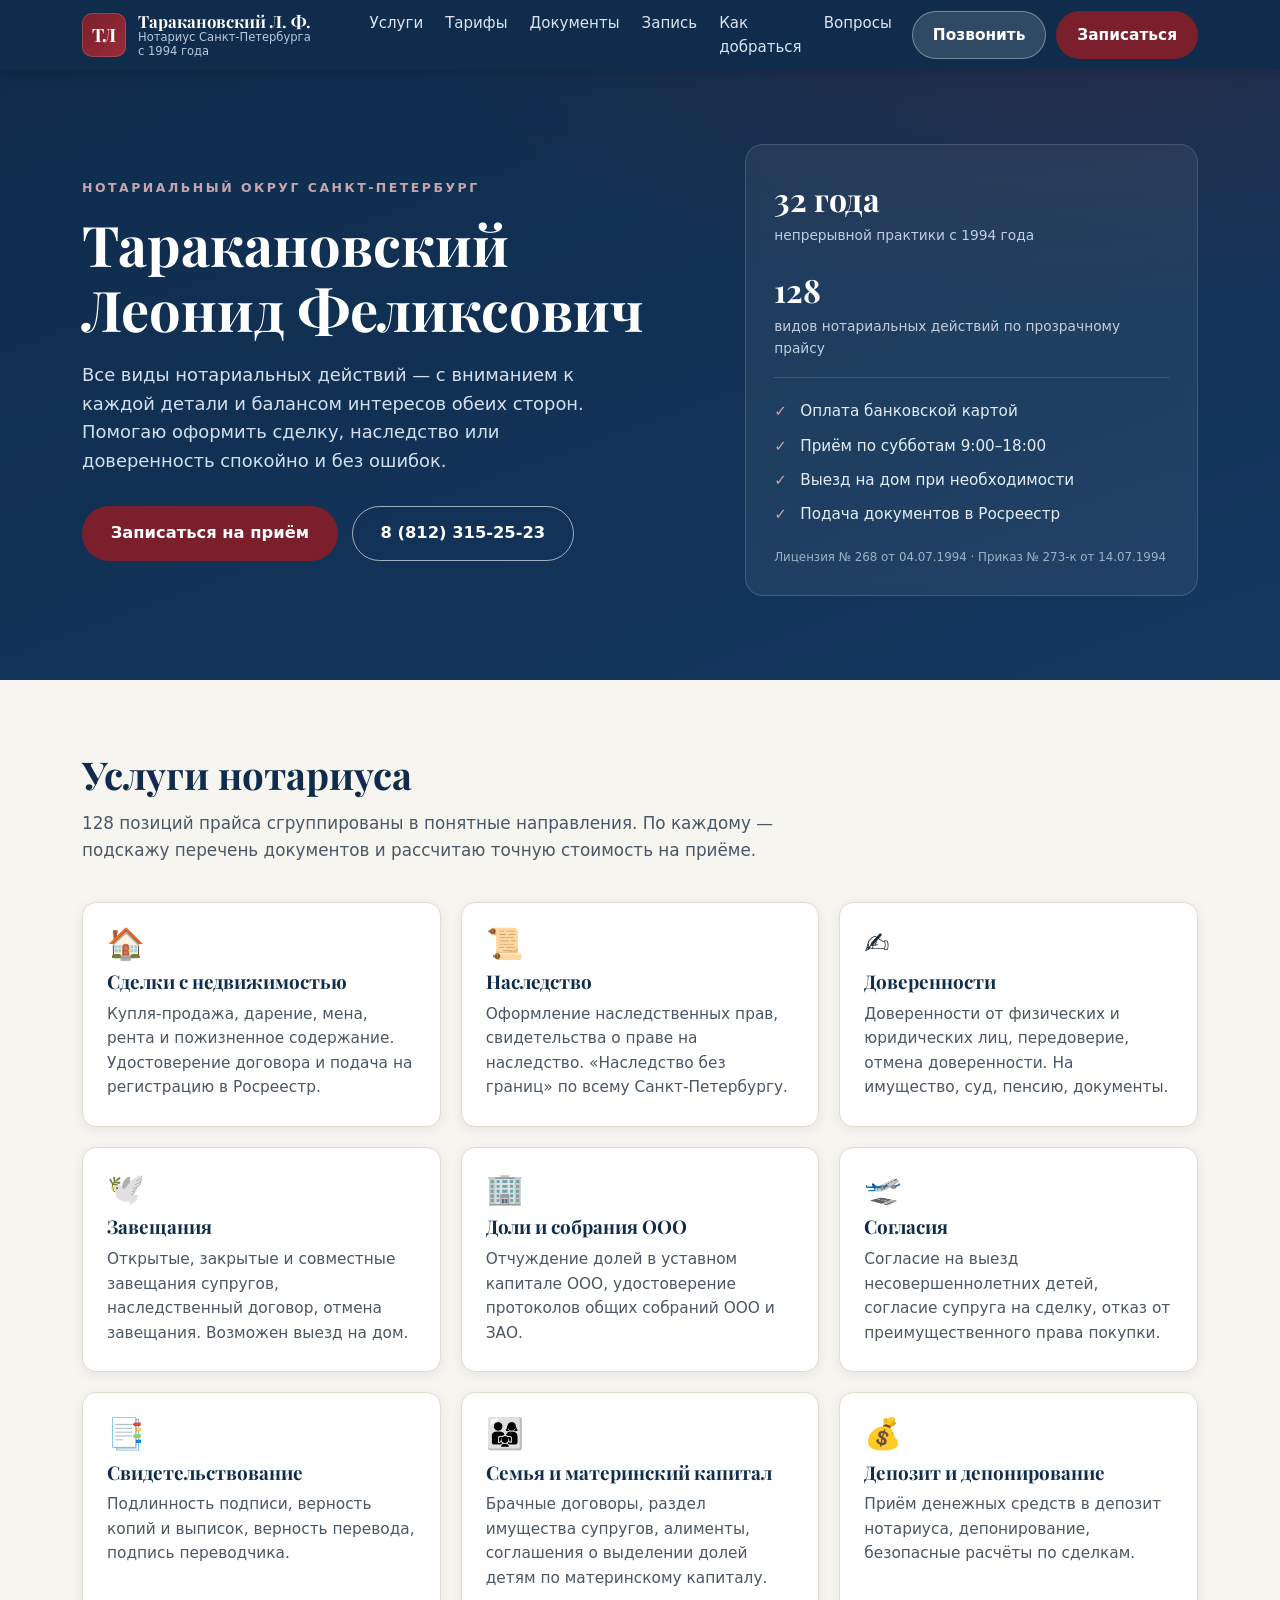
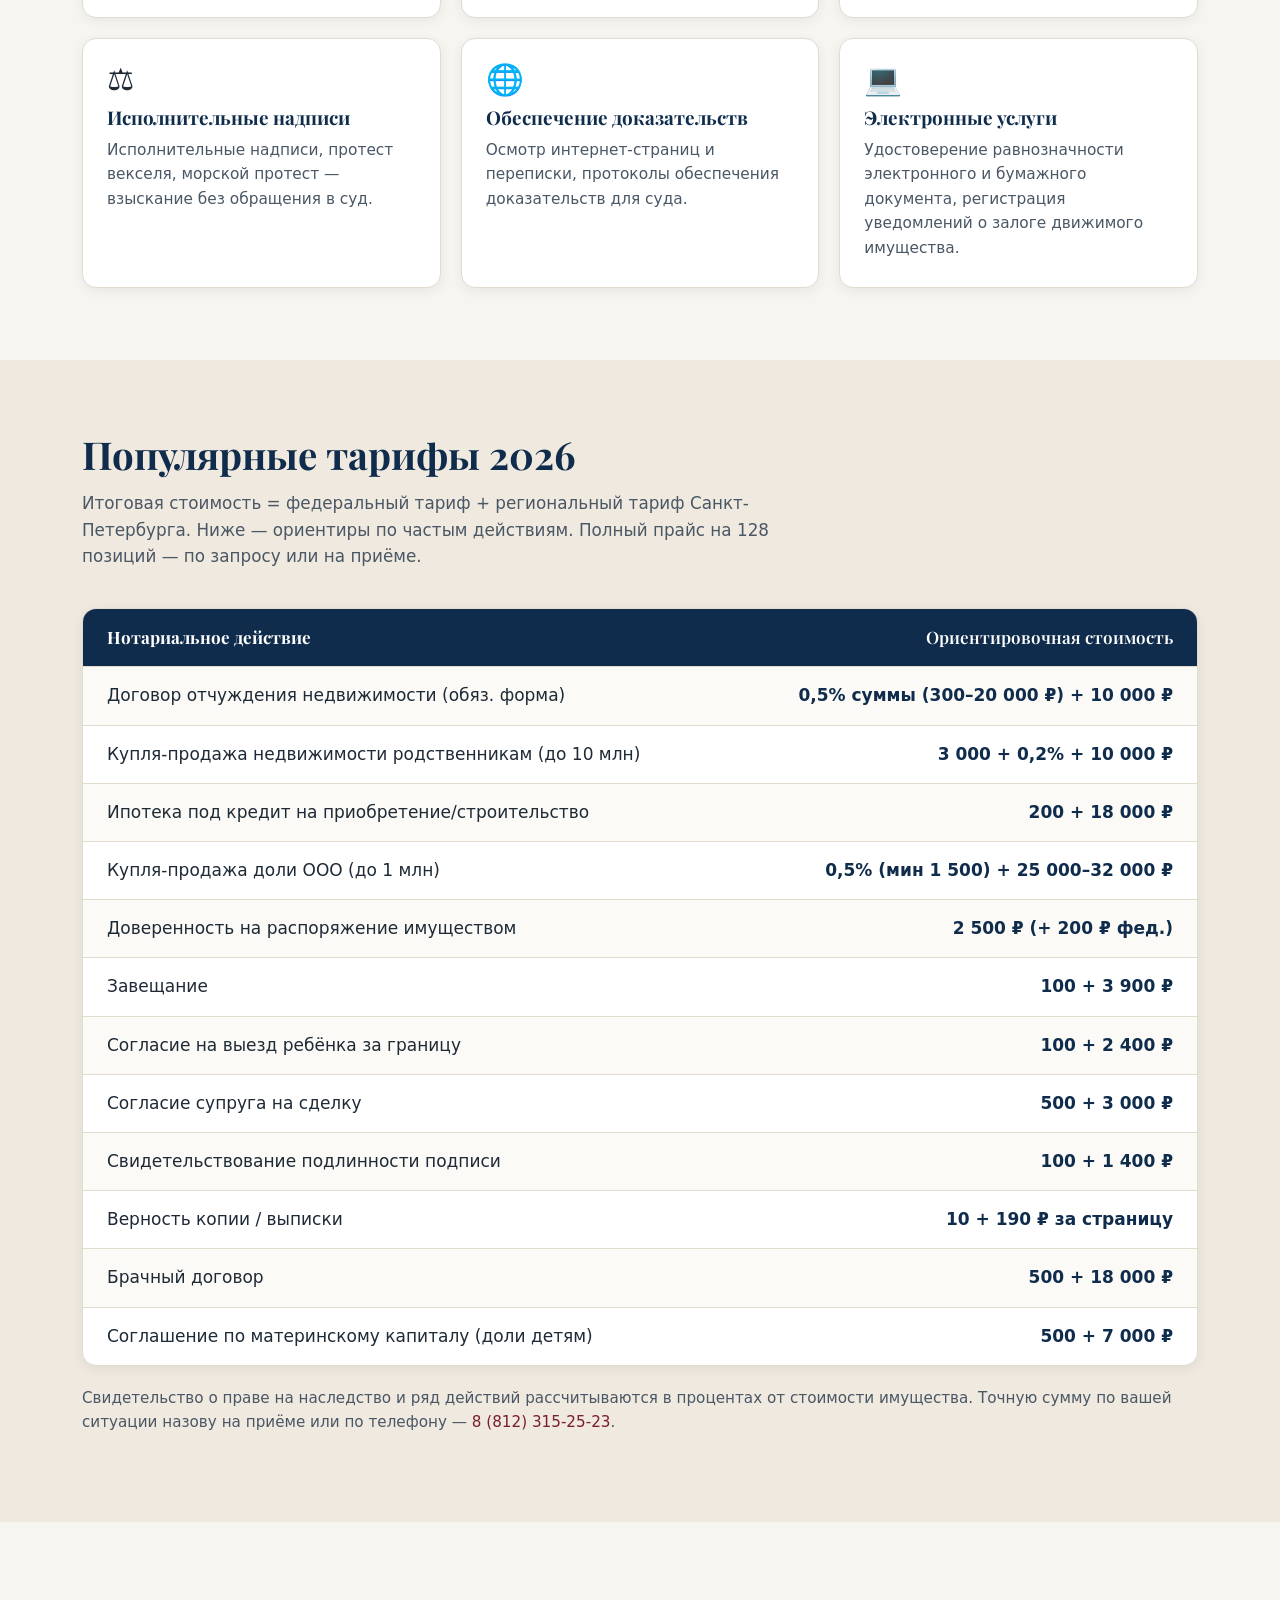
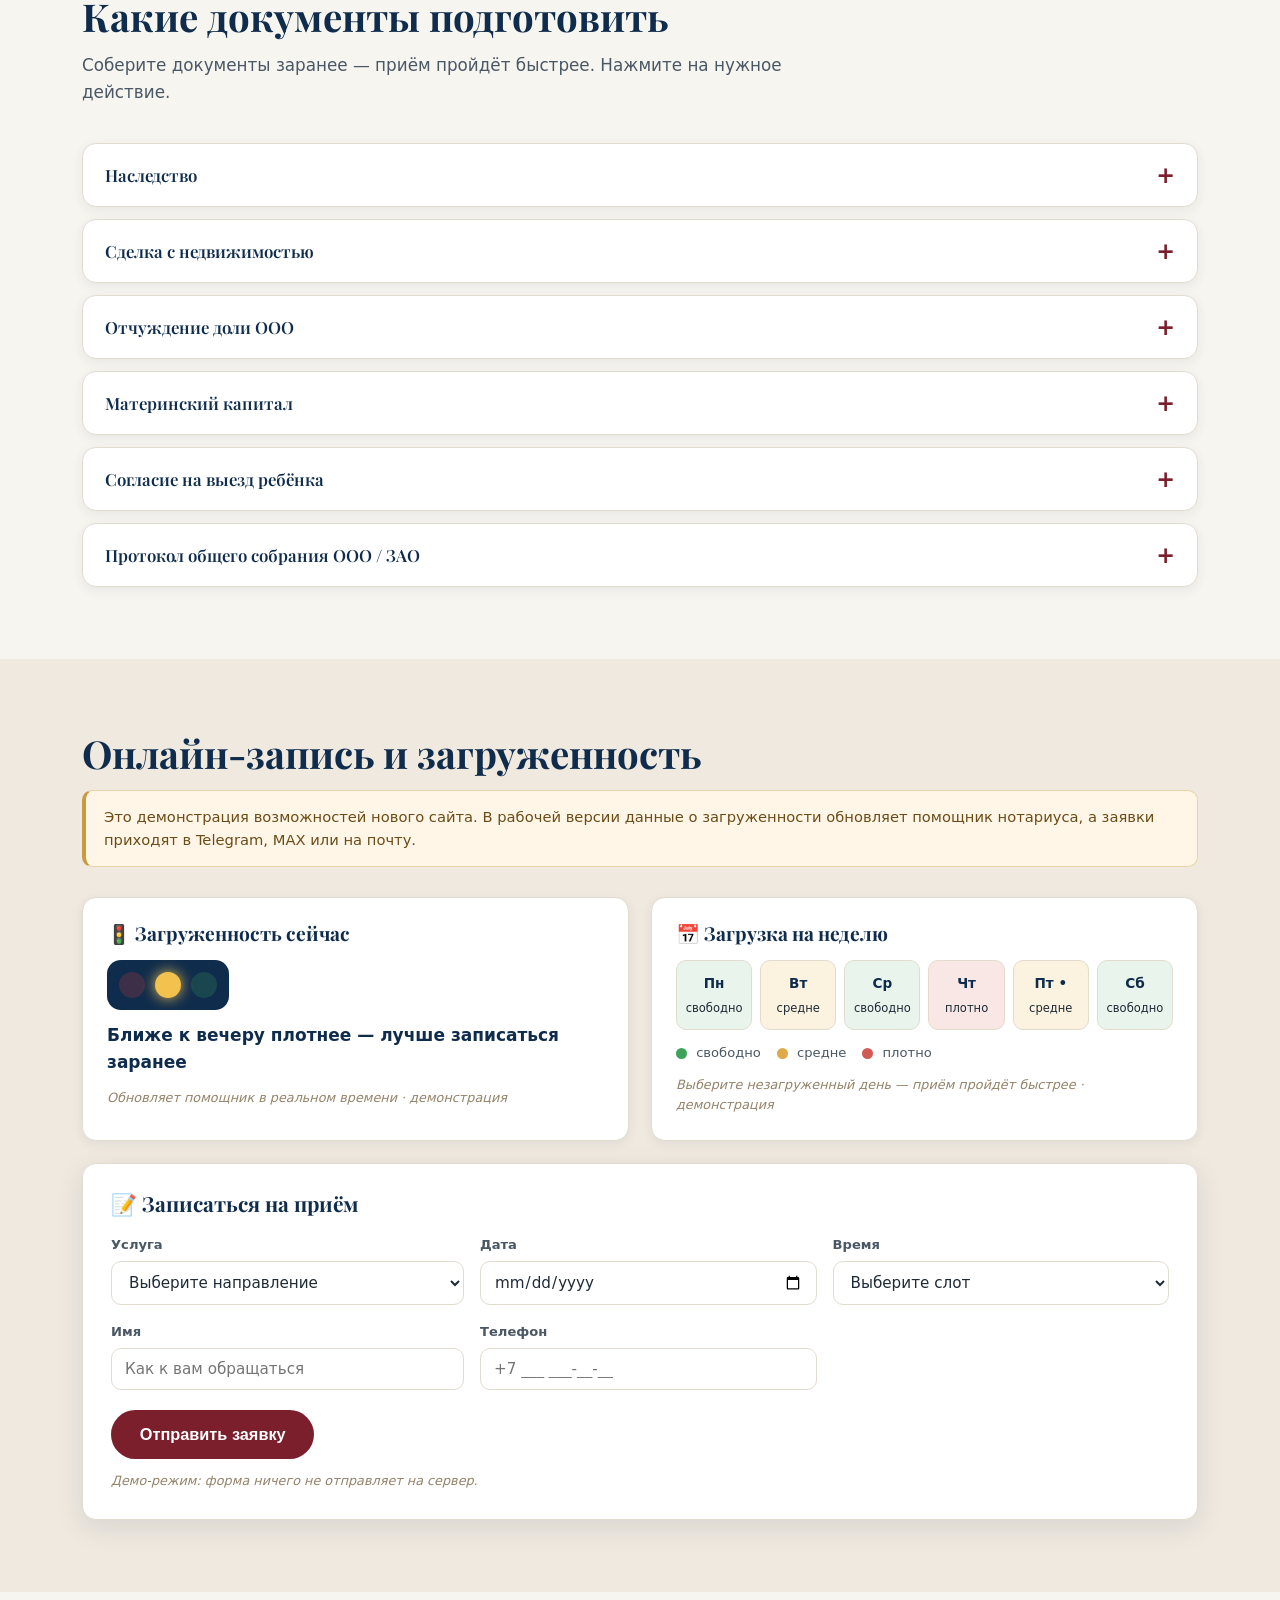
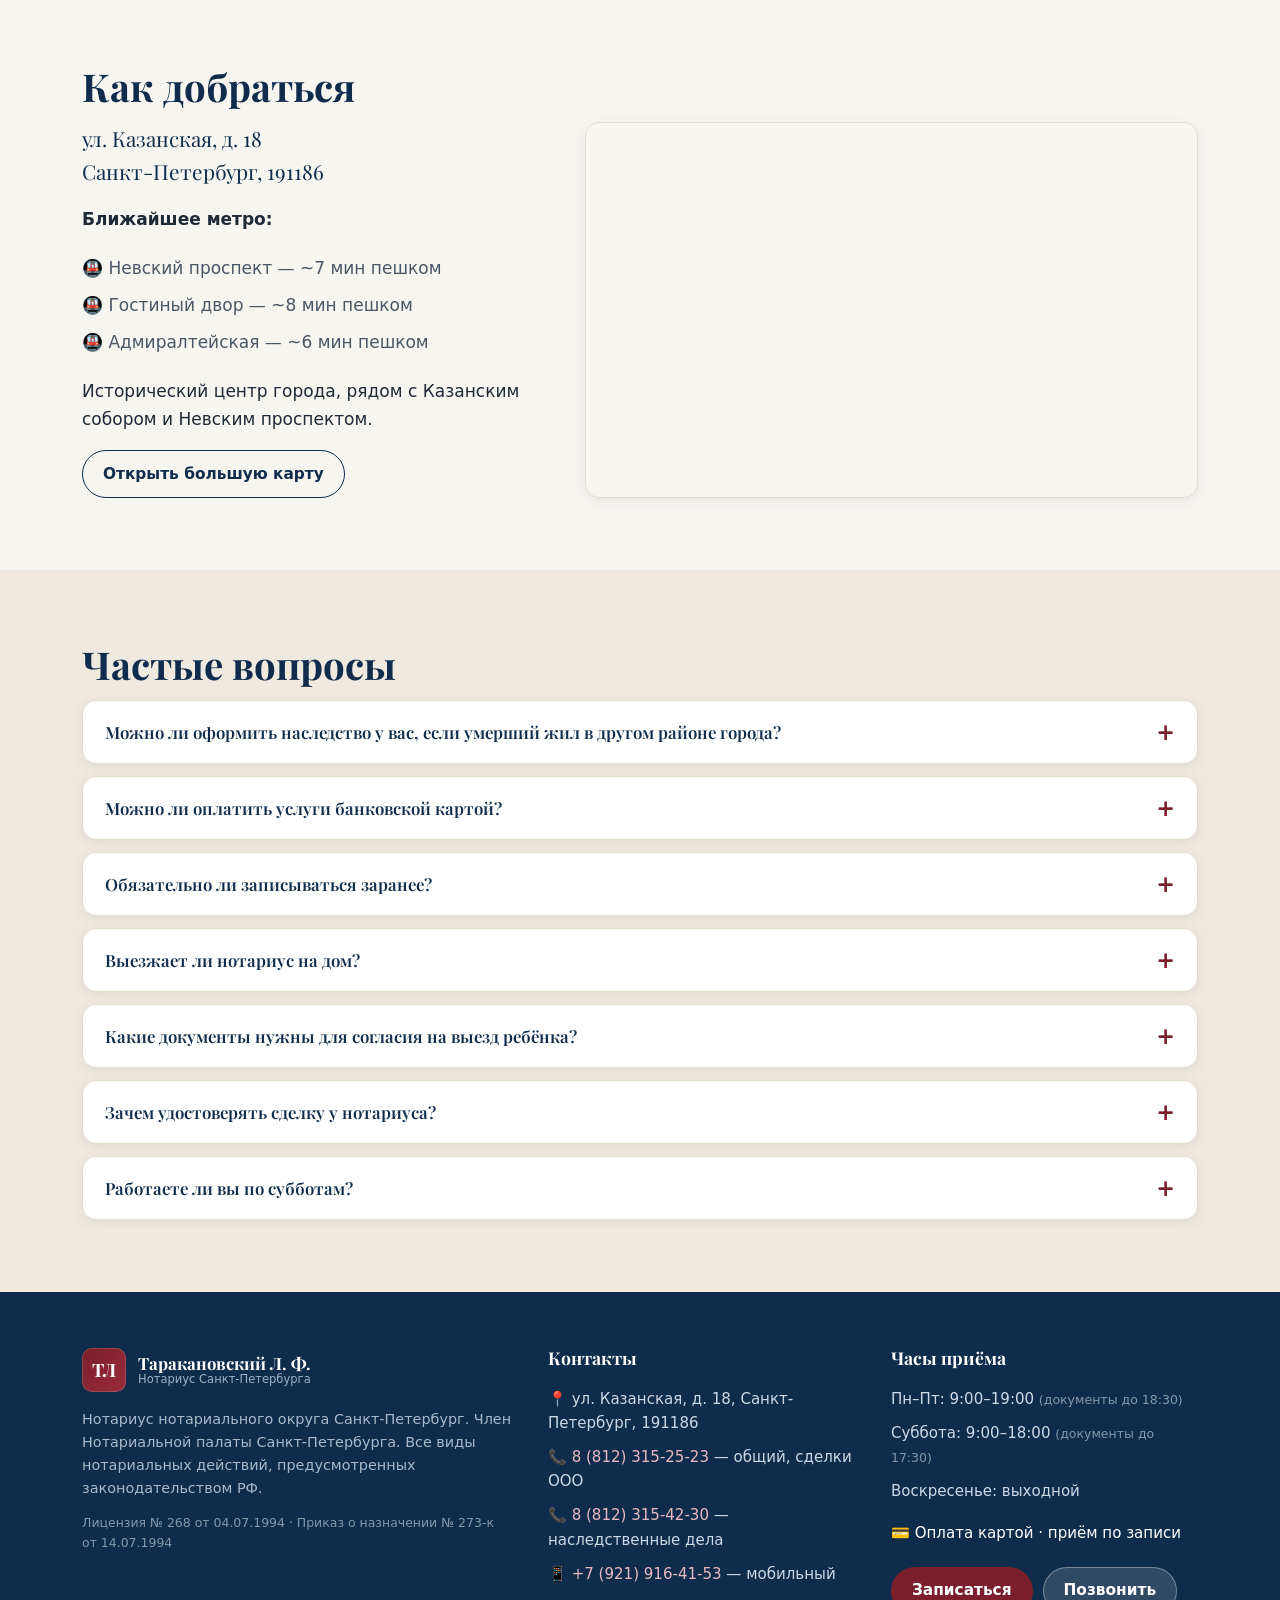
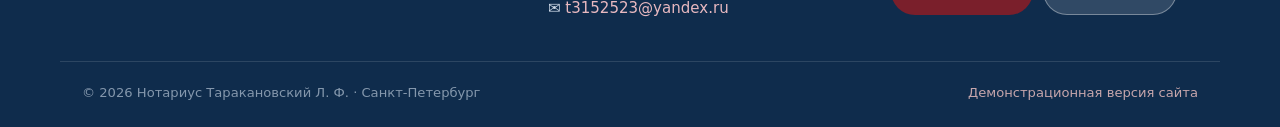
<file: index.html>
<!DOCTYPE html>
<html lang="ru">
<head>
<meta charset="UTF-8">
<meta name="viewport" content="width=device-width, initial-scale=1.0">
<meta name="robots" content="noindex,nofollow">
<title>Нотариус Таракановский Л.Ф. — Санкт-Петербург, Казанская 18</title>
<meta name="description" content="Нотариус СПб Таракановский Л.Ф.: сделки, наследство, доверенности, завещания, доли ООО. Казанская 18. Приём Пн-Сб по записи, оплата картой, выезд на дом.">
<meta name="author" content="Таракановский Леонид Феликсович">
<meta name="theme-color" content="#0f2c4c">

<!-- Open Graph -->
<meta property="og:type" content="website">
<meta property="og:title" content="Нотариус Таракановский Л.Ф. — Санкт-Петербург">
<meta property="og:description" content="Нотариус СПб с 1994 года. Сделки, наследство, доверенности, завещания, доли ООО. Казанская 18. Оплата картой, приём по субботам.">
<meta property="og:url" content="https://example.github.io/tarakanovsky/">
<meta property="og:image" content="https://example.github.io/tarakanovsky/og.svg">
<meta property="og:locale" content="ru_RU">
<meta property="og:site_name" content="Нотариус Таракановский Л.Ф.">

<!-- Twitter -->
<meta name="twitter:card" content="summary_large_image">
<meta name="twitter:title" content="Нотариус Таракановский Л.Ф. — Санкт-Петербург">
<meta name="twitter:description" content="Нотариус СПб с 1994 года. Казанская 18. Все нотариальные действия. Оплата картой.">
<meta name="twitter:image" content="https://example.github.io/tarakanovsky/og.svg">

<link rel="icon" href="favicon.svg" type="image/svg+xml">
<link rel="preconnect" href="https://fonts.googleapis.com">
<link rel="preconnect" href="https://fonts.gstatic.com" crossorigin>
<link href="https://fonts.googleapis.com/css2?family=Playfair+Display:wght@600;700&family=PT+Serif:wght@700&display=swap" rel="stylesheet">
<link rel="stylesheet" href="style.css">

<!-- Schema.org: LegalService / Notary + LocalBusiness -->
<script type="application/ld+json">
{
  "@context": "https://schema.org",
  "@type": ["LegalService", "Notary"],
  "name": "Нотариус Таракановский Леонид Феликсович",
  "description": "Нотариус нотариального округа Санкт-Петербург. Все виды нотариальных действий с 1994 года.",
  "url": "https://example.github.io/tarakanovsky/",
  "image": "https://example.github.io/tarakanovsky/og.svg",
  "telephone": "+7-812-315-25-23",
  "email": "t3152523@yandex.ru",
  "priceRange": "₽₽",
  "currenciesAccepted": "RUB",
  "paymentAccepted": "Наличные, Банковская карта",
  "founder": {
    "@type": "Person",
    "name": "Таракановский Леонид Феликсович",
    "jobTitle": "Нотариус нотариального округа Санкт-Петербург"
  },
  "address": {
    "@type": "PostalAddress",
    "streetAddress": "ул. Казанская, д. 18",
    "addressLocality": "Санкт-Петербург",
    "postalCode": "191186",
    "addressCountry": "RU"
  },
  "geo": {
    "@type": "GeoCoordinates",
    "latitude": 59.9333,
    "longitude": 30.3186
  },
  "hasMap": "https://www.openstreetmap.org/?mlat=59.9333&mlon=30.3186#map=18/59.9333/30.3186",
  "openingHoursSpecification": [
    {
      "@type": "OpeningHoursSpecification",
      "dayOfWeek": ["Monday", "Tuesday", "Wednesday", "Thursday", "Friday"],
      "opens": "09:00",
      "closes": "19:00"
    },
    {
      "@type": "OpeningHoursSpecification",
      "dayOfWeek": "Saturday",
      "opens": "09:00",
      "closes": "18:00"
    }
  ],
  "areaServed": {
    "@type": "City",
    "name": "Санкт-Петербург"
  }
}
</script>

<!-- Schema.org: FAQPage (совпадает с секцией FAQ) -->
<script type="application/ld+json">
{
  "@context": "https://schema.org",
  "@type": "FAQPage",
  "mainEntity": [
    {
      "@type": "Question",
      "name": "Можно ли оформить наследство у вас, если умерший жил в другом районе города?",
      "acceptedAnswer": {
        "@type": "Answer",
        "text": "Да. Если гражданин умер после 1 января 2012 года, нотариус вправе оформить наследственное дело независимо от фамилии умершего и его конкретного места проживания в Санкт-Петербурге — это принцип «Наследство без границ». Записаться на наследственное дело можно по телефону 8 (812) 315-42-30."
      }
    },
    {
      "@type": "Question",
      "name": "Можно ли оплатить нотариальные услуги банковской картой?",
      "acceptedAnswer": {
        "@type": "Answer",
        "text": "Да, в конторе установлен терминал — оплатить нотариальные действия можно банковской картой, а также наличными."
      }
    },
    {
      "@type": "Question",
      "name": "Обязательно ли записываться заранее?",
      "acceptedAnswer": {
        "@type": "Answer",
        "text": "Приём ведётся по записи. На простые действия можно прийти в часы работы, но для сделок с недвижимостью, долями ООО и протоколов собраний нужна предварительная запись за 3-5 дней с направлением документов на почту t3152523@yandex.ru."
      }
    },
    {
      "@type": "Question",
      "name": "Выезжает ли нотариус на дом?",
      "acceptedAnswer": {
        "@type": "Answer",
        "text": "Да. Если человеку трудно передвигаться, нотариус может посетить его на дому для удостоверения завещания и совершения ряда нотариальных действий на выезде."
      }
    },
    {
      "@type": "Question",
      "name": "Какие документы нужны для согласия на выезд ребёнка за границу?",
      "acceptedAnswer": {
        "@type": "Answer",
        "text": "Паспорт дающего согласие родителя, свидетельство о рождении ребёнка (даже если у ребёнка уже есть паспорт), данные сопровождающего лица, сроки поездки и страны. По закону достаточно согласия одного родителя, но для стран Шенгена обычно требуется согласие обоих."
      }
    },
    {
      "@type": "Question",
      "name": "Зачем удостоверять сделку у нотариуса?",
      "acceptedAnswer": {
        "@type": "Answer",
        "text": "Нотариус беспристрастен и объективен: он не отстаивает интересы одной стороны, а соблюдает баланс интересов обеих сторон договора, разъясняет права, обязанности и последствия сделки, чтобы юридическая неосведомлённость не была использована во вред. Нотариус также сам подаёт удостоверённую сделку на регистрацию в Росреестр."
      }
    },
    {
      "@type": "Question",
      "name": "Работаете ли вы по субботам?",
      "acceptedAnswer": {
        "@type": "Answer",
        "text": "Да. Понедельник–пятница с 9:00 до 19:00 (приём документов до 18:30), суббота с 9:00 до 18:00 (приём документов до 17:30). Воскресенье — выходной."
      }
    }
  ]
}
</script>
<!-- сюда счётчик Метрики -->
</head>
<body>

<!-- ШАПКА / ЛИПКОЕ МЕНЮ -->
<header class="site-header" id="top">
  <div class="wrap header-inner">
    <a href="#top" class="brand">
      <span class="brand-mark">ТЛ</span>
      <span class="brand-text">
        <strong>Таракановский Л.&nbsp;Ф.</strong>
        <small>Нотариус Санкт-Петербурга с&nbsp;1994&nbsp;года</small>
      </span>
    </a>
    <nav class="nav" id="nav">
      <a href="#services">Услуги</a>
      <a href="#price">Тарифы</a>
      <a href="#docs">Документы</a>
      <a href="#book">Запись</a>
      <a href="#map">Как добраться</a>
      <a href="#faq">Вопросы</a>
    </nav>
    <div class="header-cta">
      <a href="tel:+78123152523" class="btn btn-ghost">Позвонить</a>
      <a href="#book" class="btn btn-accent">Записаться</a>
    </div>
    <button class="burger" id="burger" aria-label="Меню">☰</button>
  </div>
</header>

<!-- ГЕРОЙ -->
<section class="hero">
  <div class="wrap hero-inner">
    <div class="hero-text">
      <p class="hero-eyebrow">Нотариальный округ Санкт-Петербург</p>
      <h1>Таракановский<br>Леонид Феликсович</h1>
      <p class="hero-lead">Все виды нотариальных действий — с вниманием к каждой детали и балансом интересов обеих сторон. Помогаю оформить сделку, наследство или доверенность спокойно и без ошибок.</p>
      <div class="hero-actions">
        <a href="#book" class="btn btn-accent btn-lg">Записаться на приём</a>
        <a href="tel:+78123152523" class="btn btn-outline btn-lg">8 (812) 315-25-23</a>
      </div>
    </div>
    <aside class="trust-card">
      <div class="trust-item">
        <span class="trust-num">32&nbsp;года</span>
        <span class="trust-cap">непрерывной практики с&nbsp;1994&nbsp;года</span>
      </div>
      <div class="trust-item">
        <span class="trust-num">128</span>
        <span class="trust-cap">видов нотариальных действий по прозрачному прайсу</span>
      </div>
      <ul class="trust-list">
        <li>Оплата банковской картой</li>
        <li>Приём по субботам 9:00–18:00</li>
        <li>Выезд на дом при необходимости</li>
        <li>Подача документов в Росреестр</li>
      </ul>
      <p class="trust-lic">Лицензия № 268 от 04.07.1994 · Приказ № 273-к от 14.07.1994</p>
    </aside>
  </div>
</section>

<!-- УСЛУГИ -->
<section class="section" id="services">
  <div class="wrap">
    <h2 class="section-title">Услуги нотариуса</h2>
    <p class="section-sub">128 позиций прайса сгруппированы в понятные направления. По каждому — подскажу перечень документов и рассчитаю точную стоимость на приёме.</p>
    <div class="cards">
      <article class="card">
        <div class="card-ico">🏠</div>
        <h3>Сделки с недвижимостью</h3>
        <p>Купля-продажа, дарение, мена, рента и пожизненное содержание. Удостоверение договора и подача на регистрацию в Росреестр.</p>
      </article>
      <article class="card">
        <div class="card-ico">📜</div>
        <h3>Наследство</h3>
        <p>Оформление наследственных прав, свидетельства о праве на наследство. «Наследство без границ» по всему Санкт-Петербургу.</p>
      </article>
      <article class="card">
        <div class="card-ico">✍️</div>
        <h3>Доверенности</h3>
        <p>Доверенности от физических и юридических лиц, передоверие, отмена доверенности. На имущество, суд, пенсию, документы.</p>
      </article>
      <article class="card">
        <div class="card-ico">🕊️</div>
        <h3>Завещания</h3>
        <p>Открытые, закрытые и совместные завещания супругов, наследственный договор, отмена завещания. Возможен выезд на дом.</p>
      </article>
      <article class="card">
        <div class="card-ico">🏢</div>
        <h3>Доли и собрания ООО</h3>
        <p>Отчуждение долей в уставном капитале ООО, удостоверение протоколов общих собраний ООО и ЗАО.</p>
      </article>
      <article class="card">
        <div class="card-ico">🛫</div>
        <h3>Согласия</h3>
        <p>Согласие на выезд несовершеннолетних детей, согласие супруга на сделку, отказ от преимущественного права покупки.</p>
      </article>
      <article class="card">
        <div class="card-ico">📑</div>
        <h3>Свидетельствование</h3>
        <p>Подлинность подписи, верность копий и выписок, верность перевода, подпись переводчика.</p>
      </article>
      <article class="card">
        <div class="card-ico">👨‍👩‍👧</div>
        <h3>Семья и материнский капитал</h3>
        <p>Брачные договоры, раздел имущества супругов, алименты, соглашения о выделении долей детям по материнскому капиталу.</p>
      </article>
      <article class="card">
        <div class="card-ico">💰</div>
        <h3>Депозит и депонирование</h3>
        <p>Приём денежных средств в депозит нотариуса, депонирование, безопасные расчёты по сделкам.</p>
      </article>
      <article class="card">
        <div class="card-ico">⚖️</div>
        <h3>Исполнительные надписи</h3>
        <p>Исполнительные надписи, протест векселя, морской протест — взыскание без обращения в суд.</p>
      </article>
      <article class="card">
        <div class="card-ico">🌐</div>
        <h3>Обеспечение доказательств</h3>
        <p>Осмотр интернет-страниц и переписки, протоколы обеспечения доказательств для суда.</p>
      </article>
      <article class="card">
        <div class="card-ico">💻</div>
        <h3>Электронные услуги</h3>
        <p>Удостоверение равнозначности электронного и бумажного документа, регистрация уведомлений о залоге движимого имущества.</p>
      </article>
    </div>
  </div>
</section>

<!-- ПРАЙС -->
<section class="section section-alt" id="price">
  <div class="wrap">
    <h2 class="section-title">Популярные тарифы 2026</h2>
    <p class="section-sub">Итоговая стоимость = федеральный тариф + региональный тариф Санкт-Петербурга. Ниже — ориентиры по частым действиям. Полный прайс на 128 позиций — по запросу или на приёме.</p>
    <div class="price-table">
      <div class="price-row price-head">
        <span>Нотариальное действие</span>
        <span>Ориентировочная стоимость</span>
      </div>
      <div class="price-row">
        <span>Договор отчуждения недвижимости (обяз. форма)</span>
        <span>0,5% суммы (300–20&nbsp;000&nbsp;₽) + 10&nbsp;000&nbsp;₽</span>
      </div>
      <div class="price-row">
        <span>Купля-продажа недвижимости родственникам (до 10&nbsp;млн)</span>
        <span>3&nbsp;000 + 0,2% + 10&nbsp;000&nbsp;₽</span>
      </div>
      <div class="price-row">
        <span>Ипотека под кредит на приобретение/строительство</span>
        <span>200 + 18&nbsp;000&nbsp;₽</span>
      </div>
      <div class="price-row">
        <span>Купля-продажа доли ООО (до 1&nbsp;млн)</span>
        <span>0,5% (мин 1&nbsp;500) + 25&nbsp;000–32&nbsp;000&nbsp;₽</span>
      </div>
      <div class="price-row">
        <span>Доверенность на распоряжение имуществом</span>
        <span>2&nbsp;500&nbsp;₽ (+ 200&nbsp;₽ фед.)</span>
      </div>
      <div class="price-row">
        <span>Завещание</span>
        <span>100 + 3&nbsp;900&nbsp;₽</span>
      </div>
      <div class="price-row">
        <span>Согласие на выезд ребёнка за границу</span>
        <span>100 + 2&nbsp;400&nbsp;₽</span>
      </div>
      <div class="price-row">
        <span>Согласие супруга на сделку</span>
        <span>500 + 3&nbsp;000&nbsp;₽</span>
      </div>
      <div class="price-row">
        <span>Свидетельствование подлинности подписи</span>
        <span>100 + 1&nbsp;400&nbsp;₽</span>
      </div>
      <div class="price-row">
        <span>Верность копии / выписки</span>
        <span>10 + 190&nbsp;₽ за страницу</span>
      </div>
      <div class="price-row">
        <span>Брачный договор</span>
        <span>500 + 18&nbsp;000&nbsp;₽</span>
      </div>
      <div class="price-row">
        <span>Соглашение по материнскому капиталу (доли детям)</span>
        <span>500 + 7&nbsp;000&nbsp;₽</span>
      </div>
    </div>
    <p class="price-note">Свидетельство о праве на наследство и ряд действий рассчитываются в процентах от стоимости имущества. Точную сумму по вашей ситуации назову на приёме или по телефону — <a href="tel:+78123152523">8 (812) 315-25-23</a>.</p>
  </div>
</section>

<!-- ДОКУМЕНТЫ -->
<section class="section" id="docs">
  <div class="wrap">
    <h2 class="section-title">Какие документы подготовить</h2>
    <p class="section-sub">Соберите документы заранее — приём пройдёт быстрее. Нажмите на нужное действие.</p>
    <div class="accordion" id="docs-acc">
      <div class="acc-item">
        <button class="acc-head" type="button">Наследство <span class="acc-sign">+</span></button>
        <div class="acc-body">
          <p>Записаться на наследственное дело: <a href="tel:+78123154230">8 (812) 315-42-30</a>. На первый приём принести:</p>
          <ul>
            <li>оригинал Свидетельства о смерти;</li>
            <li>архивную справку по форме № 9 с последнего места жительства умершего (с отметкой о снятии с учёта и сведениями о совместно проживавших);</li>
            <li>документы о родстве (свидетельства о браке, о рождении) — при наследовании по закону;</li>
            <li>завещание с отметкой нотариуса, что оно не отменено и не изменено — при наследовании по завещанию;</li>
            <li>правоустанавливающие документы на имущество (квартира, земля, гараж, авто, вклады);</li>
            <li>паспорт наследника.</li>
          </ul>
        </div>
      </div>
      <div class="acc-item">
        <button class="acc-head" type="button">Сделка с недвижимостью <span class="acc-sign">+</span></button>
        <div class="acc-body">
          <ul>
            <li>правоустанавливающий документ на объект;</li>
            <li>справка по форме № 9 (действительна 1 месяц);</li>
            <li>разрешение органов опеки (если затронуты интересы несовершеннолетних);</li>
            <li>согласие супруга на отчуждение + свидетельство о браке;</li>
            <li>согласие супруга на приобретение;</li>
            <li>отказы от преимущественного права покупки (при продаже доли).</li>
          </ul>
          <p>СНИЛС продавца и покупателя нужны для подачи на регистрацию — нотариус сам передаёт удостоверённую сделку в Росреестр.</p>
        </div>
      </div>
      <div class="acc-item">
        <button class="acc-head" type="button">Отчуждение доли ООО <span class="acc-sign">+</span></button>
        <div class="acc-body">
          <p>Запись только по телефону <a href="tel:+78123152523">8 (812) 315-25-23</a> за 3–5 дней. Заранее на почту t3152523@yandex.ru прислать: паспорта покупателя и продавца, ИНН, ОГРН, действующий Устав одним файлом, правоустанавливающий документ на долю.</p>
          <p>На сделку принести: Решение/Протокол о продаже, Список участников, Справку об оплате доли, согласия супругов (или оригинал свидетельства о браке).</p>
        </div>
      </div>
      <div class="acc-item">
        <button class="acc-head" type="button">Материнский капитал <span class="acc-sign">+</span></button>
        <div class="acc-body">
          <ul>
            <li>паспорта, свидетельства о рождении детей, свидетельство о браке;</li>
            <li>правоустанавливающие документы на жильё (ДКП, ДДУ);</li>
            <li>сертификат на материнский капитал;</li>
            <li>копия обязательства (из ПФР);</li>
            <li>уведомление ПФР об использовании средств;</li>
            <li>форма № 9 (выписку из ЕГРН заказывает нотариус).</li>
          </ul>
        </div>
      </div>
      <div class="acc-item">
        <button class="acc-head" type="button">Согласие на выезд ребёнка <span class="acc-sign">+</span></button>
        <div class="acc-body">
          <ul>
            <li>паспорт дающего согласие родителя;</li>
            <li>свидетельство о рождении ребёнка (даже если у ребёнка есть паспорт);</li>
            <li>данные сопровождающего лица;</li>
            <li>сроки поездки и страны.</li>
          </ul>
          <p>Достаточно согласия одного родителя (ст. 20 ФЗ № 114-ФЗ); для стран Шенгена, как правило, требуется согласие обоих.</p>
        </div>
      </div>
      <div class="acc-item">
        <button class="acc-head" type="button">Протокол общего собрания ООО / ЗАО <span class="acc-sign">+</span></button>
        <div class="acc-body">
          <p>Запись за 3–4 дня по телефону <a href="tel:+78123152523">8 (812) 315-25-23</a>. Прислать на почту проект протокола, паспорта участников, паспорт генерального директора, действующий Устав, решение о назначении органа.</p>
        </div>
      </div>
    </div>
  </div>
</section>

<!-- УМНЫЕ ФИЧИ (ДЕМО) -->
<section class="section section-alt" id="smart">
  <div class="wrap">
    <h2 class="section-title">Онлайн-запись и загруженность</h2>
    <div class="demo-banner">
      Это демонстрация возможностей нового сайта. В рабочей версии данные о загруженности обновляет помощник нотариуса, а заявки приходят в Telegram, MAX или на почту.
    </div>

    <div class="smart-grid">
      <!-- Светофор -->
      <div class="smart-box">
        <h3>🚦 Загруженность сейчас</h3>
        <div class="traffic" id="traffic">
          <span class="light red"></span>
          <span class="light yellow"></span>
          <span class="light green"></span>
        </div>
        <p class="traffic-label" id="traffic-label">Сейчас свободно — можно приходить</p>
        <p class="smart-hint">Обновляет помощник в реальном времени · демонстрация</p>
      </div>

      <!-- Календарь -->
      <div class="smart-box">
        <h3>📅 Загрузка на неделю</h3>
        <div class="week" id="week"></div>
        <div class="week-legend">
          <span><i class="dot free"></i> свободно</span>
          <span><i class="dot mid"></i> средне</span>
          <span><i class="dot busy"></i> плотно</span>
        </div>
        <p class="smart-hint">Выберите незагруженный день — приём пройдёт быстрее · демонстрация</p>
      </div>
    </div>

    <!-- Форма записи -->
    <div class="book-box" id="book">
      <h3>📝 Записаться на приём</h3>
      <form id="book-form" class="book-form" novalidate>
        <div class="field">
          <label for="f-service">Услуга</label>
          <select id="f-service" required>
            <option value="">Выберите направление</option>
            <option>Сделка с недвижимостью</option>
            <option>Наследство</option>
            <option>Доверенность</option>
            <option>Завещание</option>
            <option>Доля / собрание ООО</option>
            <option>Согласие (выезд ребёнка и др.)</option>
            <option>Свидетельствование копии / подписи</option>
            <option>Другое</option>
          </select>
        </div>
        <div class="field">
          <label for="f-date">Дата</label>
          <input type="date" id="f-date" required>
        </div>
        <div class="field">
          <label for="f-slot">Время</label>
          <select id="f-slot" required>
            <option value="">Выберите слот</option>
            <option>09:30</option><option>11:00</option><option>12:30</option>
            <option>14:00</option><option>15:30</option><option>17:00</option>
          </select>
        </div>
        <div class="field">
          <label for="f-name">Имя</label>
          <input type="text" id="f-name" placeholder="Как к вам обращаться" required>
        </div>
        <div class="field">
          <label for="f-phone">Телефон</label>
          <input type="tel" id="f-phone" placeholder="+7 ___ ___-__-__" required>
        </div>
        <div class="field field-submit">
          <button type="submit" class="btn btn-accent btn-lg">Отправить заявку</button>
        </div>
      </form>
      <p class="book-ok" id="book-ok" hidden>✅ Заявка отправлена! (демонстрация) В рабочей версии она мгновенно придёт нотариусу в Telegram/MAX и на почту, а помощник перезвонит для подтверждения.</p>
      <p class="smart-hint">Демо-режим: форма ничего не отправляет на сервер.</p>
    </div>
  </div>
</section>

<!-- КАК ДОБРАТЬСЯ -->
<section class="section" id="map">
  <div class="wrap">
    <h2 class="section-title">Как добраться</h2>
    <div class="map-grid">
      <div class="map-info">
        <p class="map-addr">ул. Казанская, д. 18<br>Санкт-Петербург, 191186</p>
        <p><strong>Ближайшее метро:</strong></p>
        <ul class="metro-list">
          <li>🚇 Невский проспект — ~7 мин пешком</li>
          <li>🚇 Гостиный двор — ~8 мин пешком</li>
          <li>🚇 Адмиралтейская — ~6 мин пешком</li>
        </ul>
        <p>Исторический центр города, рядом с Казанским собором и Невским проспектом.</p>
        <a href="https://www.openstreetmap.org/?mlat=59.9333&mlon=30.3186#map=17/59.9333/30.3186" target="_blank" rel="noopener" class="btn btn-outline">Открыть большую карту</a>
      </div>
      <div class="map-embed">
        <iframe
          title="Карта: Казанская 18, Санкт-Петербург"
          loading="lazy"
          src="https://yandex.ru/map-widget/v1/?text=%D0%A1%D0%B0%D0%BD%D0%BA%D1%82-%D0%9F%D0%B5%D1%82%D0%B5%D1%80%D0%B1%D1%83%D1%80%D0%B3%2C%20%D0%9A%D0%B0%D0%B7%D0%B0%D0%BD%D1%81%D0%BA%D0%B0%D1%8F%20%D1%83%D0%BB%D0%B8%D1%86%D0%B0%2C%2018&z=17">
        </iframe>
      </div>
    </div>
  </div>
</section>

<!-- FAQ -->
<section class="section section-alt" id="faq">
  <div class="wrap">
    <h2 class="section-title">Частые вопросы</h2>
    <div class="accordion" id="faq-acc">
      <div class="acc-item">
        <button class="acc-head" type="button">Можно ли оформить наследство у вас, если умерший жил в другом районе города? <span class="acc-sign">+</span></button>
        <div class="acc-body"><p>Да. Если гражданин умер после 1 января 2012 года, нотариус вправе оформить наследственное дело независимо от фамилии умершего и его конкретного места проживания в Санкт-Петербурге — это принцип «Наследство без границ». Записаться можно по телефону 8 (812) 315-42-30.</p></div>
      </div>
      <div class="acc-item">
        <button class="acc-head" type="button">Можно ли оплатить услуги банковской картой? <span class="acc-sign">+</span></button>
        <div class="acc-body"><p>Да, в конторе установлен терминал — оплатить нотариальные действия можно банковской картой, а также наличными.</p></div>
      </div>
      <div class="acc-item">
        <button class="acc-head" type="button">Обязательно ли записываться заранее? <span class="acc-sign">+</span></button>
        <div class="acc-body"><p>Приём ведётся по записи. На простые действия можно прийти в часы работы, но для сделок с недвижимостью, долями ООО и протоколов собраний нужна предварительная запись за 3–5 дней с направлением документов на почту t3152523@yandex.ru.</p></div>
      </div>
      <div class="acc-item">
        <button class="acc-head" type="button">Выезжает ли нотариус на дом? <span class="acc-sign">+</span></button>
        <div class="acc-body"><p>Да. Если человеку трудно передвигаться, нотариус может посетить его на дому для удостоверения завещания и совершения ряда нотариальных действий на выезде.</p></div>
      </div>
      <div class="acc-item">
        <button class="acc-head" type="button">Какие документы нужны для согласия на выезд ребёнка? <span class="acc-sign">+</span></button>
        <div class="acc-body"><p>Паспорт дающего согласие родителя, свидетельство о рождении ребёнка (даже если у ребёнка уже есть паспорт), данные сопровождающего лица, сроки поездки и страны. По закону достаточно согласия одного родителя, но для стран Шенгена обычно требуется согласие обоих.</p></div>
      </div>
      <div class="acc-item">
        <button class="acc-head" type="button">Зачем удостоверять сделку у нотариуса? <span class="acc-sign">+</span></button>
        <div class="acc-body"><p>Нотариус беспристрастен и объективен: он не отстаивает интересы одной стороны, а соблюдает баланс интересов обеих сторон договора, разъясняет права, обязанности и последствия сделки, чтобы юридическая неосведомлённость не была использована во вред. Нотариус также сам подаёт удостоверённую сделку на регистрацию в Росреестр.</p></div>
      </div>
      <div class="acc-item">
        <button class="acc-head" type="button">Работаете ли вы по субботам? <span class="acc-sign">+</span></button>
        <div class="acc-body"><p>Да. Понедельник–пятница с 9:00 до 19:00 (приём документов до 18:30), суббота с 9:00 до 18:00 (приём документов до 17:30). Воскресенье — выходной.</p></div>
      </div>
    </div>
  </div>
</section>

<!-- ПОДВАЛ / КОНТАКТЫ -->
<footer class="site-footer">
  <div class="wrap footer-grid">
    <div class="footer-col">
      <div class="brand brand-footer">
        <span class="brand-mark">ТЛ</span>
        <span class="brand-text"><strong>Таракановский Л.&nbsp;Ф.</strong><small>Нотариус Санкт-Петербурга</small></span>
      </div>
      <p class="footer-note">Нотариус нотариального округа Санкт-Петербург. Член Нотариальной палаты Санкт-Петербурга. Все виды нотариальных действий, предусмотренных законодательством РФ.</p>
      <p class="footer-lic">Лицензия № 268 от 04.07.1994 · Приказ о назначении № 273-к от 14.07.1994</p>
    </div>
    <div class="footer-col">
      <h4>Контакты</h4>
      <ul class="footer-contacts">
        <li>📍 ул. Казанская, д. 18, Санкт-Петербург, 191186</li>
        <li>📞 <a href="tel:+78123152523">8 (812) 315-25-23</a> — общий, сделки ООО</li>
        <li>📞 <a href="tel:+78123154230">8 (812) 315-42-30</a> — наследственные дела</li>
        <li>📱 <a href="tel:+79219164153">+7 (921) 916-41-53</a> — мобильный</li>
        <li>✉️ <a href="mailto:t3152523@yandex.ru">t3152523@yandex.ru</a></li>
      </ul>
    </div>
    <div class="footer-col">
      <h4>Часы приёма</h4>
      <ul class="footer-hours">
        <li>Пн–Пт: 9:00–19:00 <small>(документы до 18:30)</small></li>
        <li>Суббота: 9:00–18:00 <small>(документы до 17:30)</small></li>
        <li>Воскресенье: выходной</li>
        <li class="footer-pay">💳 Оплата картой · приём по записи</li>
      </ul>
      <div class="footer-actions">
        <a href="#book" class="btn btn-accent">Записаться</a>
        <a href="tel:+78123152523" class="btn btn-ghost">Позвонить</a>
      </div>
    </div>
  </div>
  <div class="wrap footer-bottom">
    <span>© 2026 Нотариус Таракановский Л. Ф. · Санкт-Петербург</span>
    <span class="footer-demo">Демонстрационная версия сайта</span>
  </div>
</footer>

<a href="#top" class="to-top" id="toTop" aria-label="Наверх">↑</a>

<script src="script.js"></script>
</body>
</html>
</file>
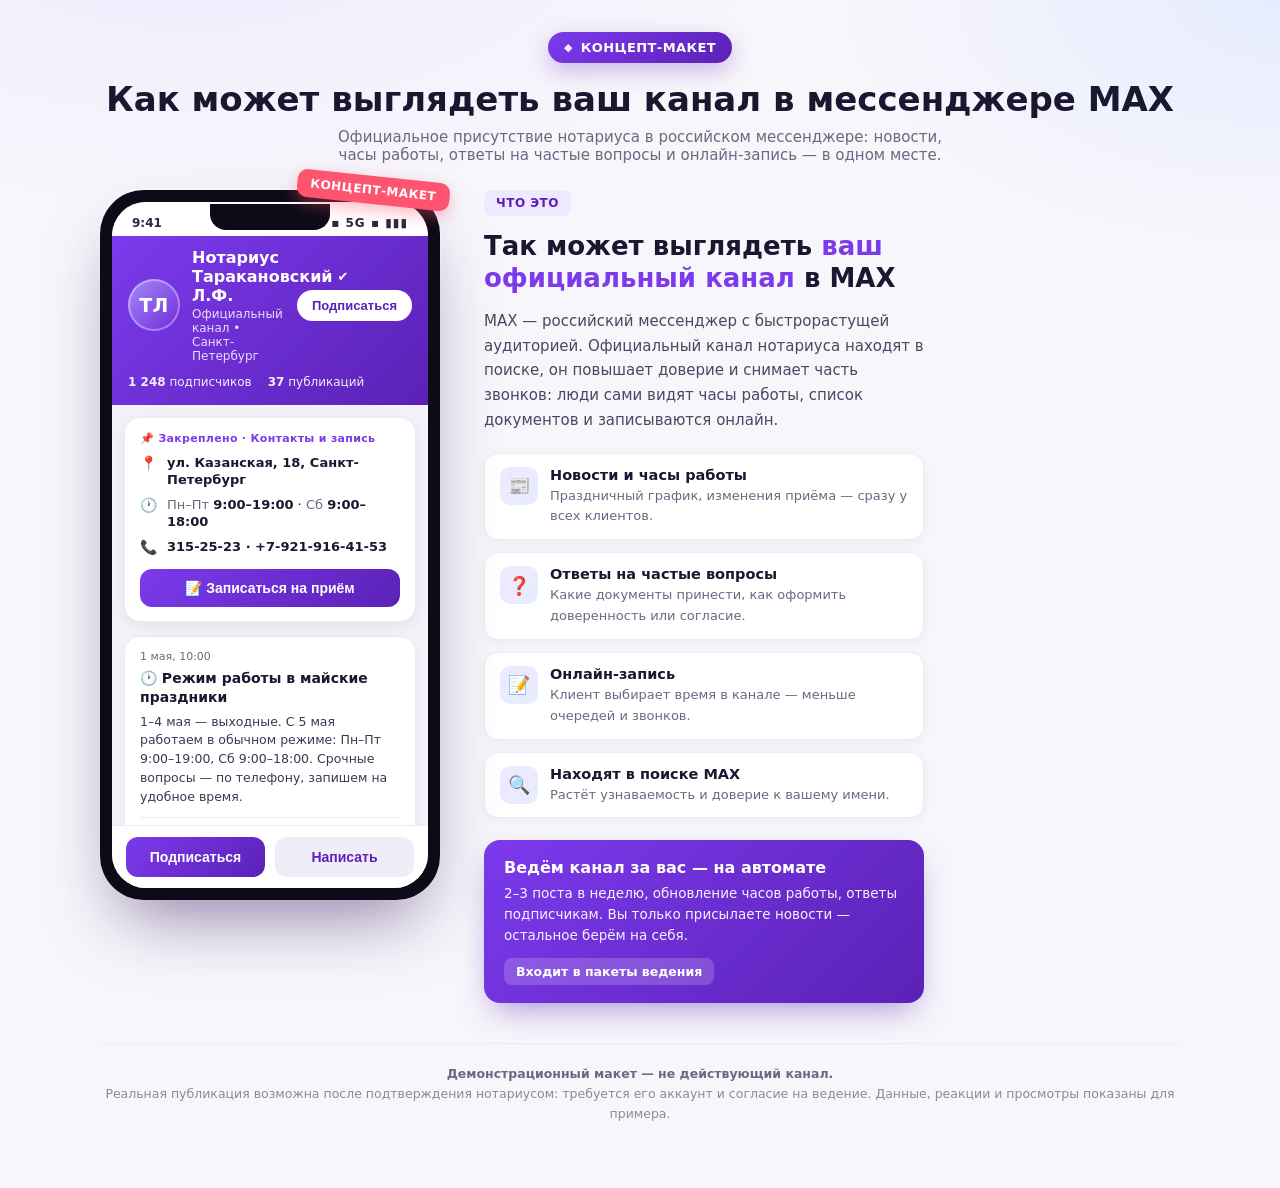
<file: max/index.html>
<!DOCTYPE html>
<html lang="ru">
<head>
<meta charset="UTF-8">
<meta name="viewport" content="width=device-width, initial-scale=1.0">
<meta name="robots" content="noindex,nofollow">
<title>Концепт: канал нотариуса Таракановского Л.Ф. в MAX</title>
<meta name="description" content="Демонстрационный макет официального канала нотариуса в российском мессенджере MAX.">
<meta name="theme-color" content="#5B21B6">
<style>
  :root{
    --max-a:#7C3AED;
    --max-b:#5B21B6;
    --ink:#1a1730;
    --muted:#6b6880;
    --line:#eceaf3;
    --feed:#f4f2f9;
    --card:#ffffff;
    --react:#f0edf9;
  }
  *{box-sizing:border-box;margin:0;padding:0;-webkit-font-smoothing:antialiased}
  body{
    font-family:'Segoe UI',system-ui,-apple-system,Roboto,Arial,sans-serif;
    color:var(--ink);
    background:
      radial-gradient(1100px 600px at 15% -10%, #efe9ff 0%, rgba(239,233,255,0) 55%),
      radial-gradient(900px 500px at 100% 0%, #e6ecff 0%, rgba(230,236,255,0) 50%),
      #f7f6fb;
    min-height:100vh;
    padding:32px 20px 64px;
  }

  /* ---------- Page header ---------- */
  .page-head{max-width:1080px;margin:0 auto 26px;text-align:center}
  .concept-badge{
    display:inline-flex;align-items:center;gap:8px;
    background:linear-gradient(135deg,var(--max-a),var(--max-b));
    color:#fff;font-weight:700;font-size:13px;letter-spacing:.4px;
    padding:8px 16px;border-radius:999px;text-transform:uppercase;
    box-shadow:0 8px 22px rgba(92,33,182,.28);
  }
  .concept-badge::before{content:"◆";font-size:11px;opacity:.9}
  .page-head h1{font-size:clamp(22px,3.4vw,34px);margin:16px 0 8px;line-height:1.2}
  .page-head p{color:var(--muted);font-size:15px;max-width:640px;margin:0 auto}

  /* ---------- Layout ---------- */
  .stage{
    max-width:1080px;margin:0 auto;
    display:grid;grid-template-columns:auto 1fr;gap:44px;align-items:start;
  }
  @media(max-width:900px){
    .stage{grid-template-columns:1fr;gap:32px;justify-items:center}
  }

  /* ---------- Phone frame ---------- */
  .phone-wrap{position:relative;justify-self:center}
  .watermark{
    position:absolute;top:-14px;right:-10px;z-index:5;
    background:#ff5470;color:#fff;font-weight:800;font-size:12px;
    letter-spacing:.5px;padding:7px 13px;border-radius:10px;
    transform:rotate(6deg);box-shadow:0 6px 16px rgba(255,84,112,.4);
    text-transform:uppercase;
  }
  .phone{
    width:340px;height:710px;background:#0d0b18;border-radius:44px;
    padding:12px;box-shadow:0 34px 70px -22px rgba(45,20,90,.55),0 0 0 2px rgba(255,255,255,.4);
    position:relative;
  }
  .notch{
    position:absolute;top:14px;left:50%;transform:translateX(-50%);
    width:120px;height:26px;background:#0d0b18;border-radius:0 0 16px 16px;z-index:4;
  }
  .screen{
    width:100%;height:100%;background:var(--feed);border-radius:34px;
    overflow:hidden;display:flex;flex-direction:column;position:relative;
  }
  .statusbar{
    display:flex;justify-content:space-between;align-items:center;
    padding:14px 20px 6px;font-size:12px;font-weight:700;color:#2a2740;
    background:#fff;
  }
  .statusbar .dots{letter-spacing:1px}

  /* ---------- Channel header ---------- */
  .ch-head{
    background:linear-gradient(135deg,var(--max-a),var(--max-b));
    color:#fff;padding:12px 16px 16px;position:relative;
  }
  .ch-top{display:flex;align-items:center;gap:12px}
  .avatar{
    width:52px;height:52px;border-radius:50%;flex:0 0 52px;
    background:linear-gradient(135deg,#a78bfa,#6d28d9);
    display:flex;align-items:center;justify-content:center;
    font-weight:800;font-size:19px;color:#fff;letter-spacing:.5px;
    box-shadow:inset 0 0 0 2px rgba(255,255,255,.35);
  }
  .ch-title{flex:1;min-width:0}
  .ch-title .name{font-size:16px;font-weight:700;display:flex;align-items:center;gap:5px}
  .ch-title .verify{font-size:13px}
  .ch-title .sub{font-size:12px;opacity:.85;margin-top:2px}
  .btn-sub{
    background:#fff;color:var(--max-b);border:none;font-weight:700;
    font-size:13px;padding:8px 15px;border-radius:999px;cursor:pointer;white-space:nowrap;
  }
  .ch-stats{display:flex;gap:16px;margin-top:12px;font-size:12px;opacity:.92}
  .ch-stats b{font-weight:700}

  /* ---------- Pinned info card ---------- */
  .scroll{flex:1;overflow-y:auto;padding:12px 12px 16px}
  .scroll::-webkit-scrollbar{width:0}
  .pinned{
    background:var(--card);border-radius:16px;padding:14px 15px;
    box-shadow:0 4px 16px rgba(60,30,110,.08);border:1px solid var(--line);
    margin-bottom:14px;position:relative;
  }
  .pinned .pin-tag{
    font-size:11px;font-weight:700;color:var(--max-a);
    display:flex;align-items:center;gap:5px;margin-bottom:9px;letter-spacing:.3px;
  }
  .info-row{display:flex;gap:9px;font-size:13px;margin:7px 0;line-height:1.35}
  .info-row .ic{flex:0 0 18px;font-size:14px}
  .info-row .lbl{color:var(--muted)}
  .info-row .val{color:var(--ink);font-weight:600}
  .btn-book{
    display:block;width:100%;margin-top:12px;
    background:linear-gradient(135deg,var(--max-a),var(--max-b));
    color:#fff;border:none;font-weight:700;font-size:14px;
    padding:11px;border-radius:12px;cursor:pointer;
  }

  /* ---------- Posts ---------- */
  .post{
    background:var(--card);border-radius:16px;padding:13px 15px 11px;
    box-shadow:0 3px 12px rgba(60,30,110,.06);border:1px solid var(--line);
    margin-bottom:12px;
  }
  .post .date{font-size:11px;color:var(--muted);margin-bottom:6px}
  .post .ptitle{font-size:14px;font-weight:700;line-height:1.35;margin-bottom:6px}
  .post .ptext{font-size:12.5px;color:#3b3852;line-height:1.5}
  .post ul{list-style:none;margin:8px 0 2px}
  .post ul li{
    font-size:12.5px;color:#3b3852;line-height:1.5;padding-left:18px;position:relative;margin:3px 0;
  }
  .post ul li::before{content:"•";position:absolute;left:4px;color:var(--max-a);font-weight:800}
  .post-foot{
    display:flex;align-items:center;gap:8px;margin-top:11px;
    padding-top:9px;border-top:1px solid var(--line);
  }
  .react{
    background:var(--react);border-radius:999px;padding:4px 10px;
    font-size:12px;font-weight:600;color:#4b2c86;display:inline-flex;align-items:center;gap:4px;
  }
  .views{margin-left:auto;font-size:11.5px;color:var(--muted);display:flex;align-items:center;gap:4px}

  /* ---------- Bottom bar ---------- */
  .bottombar{
    display:flex;gap:10px;padding:11px 14px;background:#fff;
    border-top:1px solid var(--line);
  }
  .bottombar button{
    flex:1;border:none;border-radius:12px;font-weight:700;font-size:14px;
    padding:12px;cursor:pointer;
  }
  .bb-sub{background:linear-gradient(135deg,var(--max-a),var(--max-b));color:#fff}
  .bb-write{background:var(--react);color:var(--max-b)}

  /* ---------- Explainer panel ---------- */
  .explain{align-self:center;max-width:440px}
  @media(max-width:900px){.explain{max-width:520px}}
  .explain .kicker{
    display:inline-block;background:#efe9ff;color:var(--max-b);
    font-weight:700;font-size:12px;letter-spacing:.5px;text-transform:uppercase;
    padding:6px 12px;border-radius:8px;margin-bottom:14px;
  }
  .explain h2{font-size:26px;line-height:1.25;margin-bottom:14px}
  .explain h2 .hl{color:var(--max-a)}
  .explain>p{color:#4a4760;font-size:15px;line-height:1.65;margin-bottom:20px}
  .feat-list{display:flex;flex-direction:column;gap:12px;margin-bottom:22px}
  .feat{
    display:flex;gap:12px;align-items:flex-start;
    background:#fff;border:1px solid var(--line);border-radius:14px;
    padding:13px 15px;box-shadow:0 3px 12px rgba(60,30,110,.05);
  }
  .feat .fic{
    flex:0 0 38px;height:38px;border-radius:10px;
    background:linear-gradient(135deg,#efe9ff,#e6ecff);
    display:flex;align-items:center;justify-content:center;font-size:18px;
  }
  .feat .ftxt strong{display:block;font-size:14.5px;margin-bottom:2px}
  .feat .ftxt span{font-size:13px;color:var(--muted);line-height:1.45}
  .cta-box{
    background:linear-gradient(135deg,var(--max-a),var(--max-b));
    color:#fff;border-radius:16px;padding:18px 20px;
    box-shadow:0 14px 32px -10px rgba(92,33,182,.5);
  }
  .cta-box strong{display:block;font-size:16px;margin-bottom:6px}
  .cta-box p{font-size:13.5px;line-height:1.55;opacity:.94}
  .cta-box .tag{
    display:inline-block;margin-top:12px;background:rgba(255,255,255,.18);
    padding:6px 12px;border-radius:8px;font-size:12.5px;font-weight:600;
  }

  /* ---------- Footer disclaimer ---------- */
  .disclaimer{
    max-width:1080px;margin:40px auto 0;text-align:center;
    color:#8b889c;font-size:12.5px;line-height:1.6;
    border-top:1px solid var(--line);padding-top:20px;
  }
  .disclaimer b{color:#6b6880}
</style>
</head>
<body>

  <header class="page-head">
    <span class="concept-badge">Концепт-макет</span>
    <h1>Как может выглядеть ваш канал в мессенджере MAX</h1>
    <p>Официальное присутствие нотариуса в российском мессенджере: новости, часы работы, ответы на частые вопросы и онлайн-запись — в одном месте.</p>
  </header>

  <main class="stage">

    <!-- ============ PHONE ============ -->
    <div class="phone-wrap">
      <div class="watermark">Концепт-макет</div>
      <div class="phone">
        <div class="notch"></div>
        <div class="screen">

          <div class="statusbar">
            <span>9:41</span>
            <span class="dots">MAX ▪ 5G ▪ ▮▮▮</span>
          </div>

          <!-- Channel header -->
          <div class="ch-head">
            <div class="ch-top">
              <div class="avatar">ТЛ</div>
              <div class="ch-title">
                <div class="name">Нотариус Таракановский Л.Ф. <span class="verify">✔️</span></div>
                <div class="sub">Официальный канал • Санкт-Петербург</div>
              </div>
              <button class="btn-sub">Подписаться</button>
            </div>
            <div class="ch-stats">
              <span><b>1 248</b> подписчиков</span>
              <span><b>37</b> публикаций</span>
            </div>
          </div>

          <!-- Feed -->
          <div class="scroll">

            <!-- Pinned info -->
            <div class="pinned">
              <div class="pin-tag">📌 Закреплено · Контакты и запись</div>
              <div class="info-row"><span class="ic">📍</span><span class="val">ул. Казанская, 18, Санкт-Петербург</span></div>
              <div class="info-row"><span class="ic">🕐</span><span><span class="lbl">Пн–Пт</span> <span class="val">9:00–19:00</span> · <span class="lbl">Сб</span> <span class="val">9:00–18:00</span></span></div>
              <div class="info-row"><span class="ic">📞</span><span class="val">315-25-23 · +7-921-916-41-53</span></div>
              <button class="btn-book">📝 Записаться на приём</button>
            </div>

            <!-- Post 1 -->
            <div class="post">
              <div class="date">1 мая, 10:00</div>
              <div class="ptitle">🕐 Режим работы в майские праздники</div>
              <div class="ptext">1–4 мая — выходные. С 5 мая работаем в обычном режиме: Пн–Пт 9:00–19:00, Сб 9:00–18:00. Срочные вопросы — по телефону, запишем на удобное время.</div>
              <div class="post-foot">
                <span class="react">👍 34</span>
                <span class="react">❤️ 12</span>
                <span class="views">👁 1,1К</span>
              </div>
            </div>

            <!-- Post 2 -->
            <div class="post">
              <div class="date">28 апреля, 12:30</div>
              <div class="ptitle">📋 Какие документы нужны для вступления в наследство</div>
              <div class="ptext">Чтобы не приходить дважды, подготовьте заранее:</div>
              <ul>
                <li>Паспорт наследника</li>
                <li>Свидетельство о смерти наследодателя</li>
                <li>Справку о последнем месте жительства умершего</li>
                <li>Правоустанавливающие документы на имущество</li>
              </ul>
              <div class="post-foot">
                <span class="react">👍 58</span>
                <span class="react">❤️ 21</span>
                <span class="views">👁 2,4К</span>
              </div>
            </div>

            <!-- Post 3 -->
            <div class="post">
              <div class="date">24 апреля, 15:10</div>
              <div class="ptitle">💡 Согласие на выезд ребёнка за границу — как оформить за 15 минут</div>
              <div class="ptext">Нужен паспорт родителя и данные ребёнка. Готовим согласие сразу на приёме — можно указать одну поездку или срок до совершеннолетия. Перед сезоном отпусков лучше записаться заранее.</div>
              <div class="post-foot">
                <span class="react">👍 41</span>
                <span class="react">❤️ 17</span>
                <span class="views">👁 1,8К</span>
              </div>
            </div>

            <!-- Post 4 -->
            <div class="post">
              <div class="date">20 апреля, 11:00</div>
              <div class="ptitle">✅ Теперь к нотариусу можно записаться онлайн</div>
              <div class="ptext">Не тратьте время в очереди — выберите удобный день прямо здесь, в канале. Мы подтвердим запись и напомним накануне.</div>
              <div class="post-foot">
                <span class="react">👍 76</span>
                <span class="react">❤️ 29</span>
                <span class="views">👁 3,0К</span>
              </div>
            </div>

            <!-- Post 5 -->
            <div class="post">
              <div class="date">16 апреля, 09:40</div>
              <div class="ptitle">⚖️ Нотариус — гарант законности сделки</div>
              <div class="ptext">Почему важно заверять договоры: нотариус проверяет дееспособность сторон, законность условий и несёт ответственность за удостоверенную сделку. Это защита от оспаривания и мошенничества.</div>
              <div class="post-foot">
                <span class="react">👍 63</span>
                <span class="react">❤️ 24</span>
                <span class="views">👁 2,1К</span>
              </div>
            </div>

          </div>

          <!-- Bottom bar -->
          <div class="bottombar">
            <button class="bb-sub">Подписаться</button>
            <button class="bb-write">Написать</button>
          </div>

        </div>
      </div>
    </div>

    <!-- ============ EXPLAINER ============ -->
    <aside class="explain">
      <span class="kicker">Что это</span>
      <h2>Так может выглядеть <span class="hl">ваш официальный канал</span> в MAX</h2>
      <p>MAX — российский мессенджер с быстрорастущей аудиторией. Официальный канал нотариуса находят в поиске, он повышает доверие и снимает часть звонков: люди сами видят часы работы, список документов и записываются онлайн.</p>

      <div class="feat-list">
        <div class="feat">
          <div class="fic">📰</div>
          <div class="ftxt"><strong>Новости и часы работы</strong><span>Праздничный график, изменения приёма — сразу у всех клиентов.</span></div>
        </div>
        <div class="feat">
          <div class="fic">❓</div>
          <div class="ftxt"><strong>Ответы на частые вопросы</strong><span>Какие документы принести, как оформить доверенность или согласие.</span></div>
        </div>
        <div class="feat">
          <div class="fic">📝</div>
          <div class="ftxt"><strong>Онлайн-запись</strong><span>Клиент выбирает время в канале — меньше очередей и звонков.</span></div>
        </div>
        <div class="feat">
          <div class="fic">🔍</div>
          <div class="ftxt"><strong>Находят в поиске MAX</strong><span>Растёт узнаваемость и доверие к вашему имени.</span></div>
        </div>
      </div>

      <div class="cta-box">
        <strong>Ведём канал за вас — на автомате</strong>
        <p>2–3 поста в неделю, обновление часов работы, ответы подписчикам. Вы только присылаете новости — остальное берём на себя.</p>
        <span class="tag">Входит в пакеты ведения</span>
      </div>
    </aside>

  </main>

  <footer class="disclaimer">
    <b>Демонстрационный макет — не действующий канал.</b><br>
    Реальная публикация возможна после подтверждения нотариусом: требуется его аккаунт и согласие на ведение. Данные, реакции и просмотры показаны для примера.
  </footer>

</body>
</html>
</file>
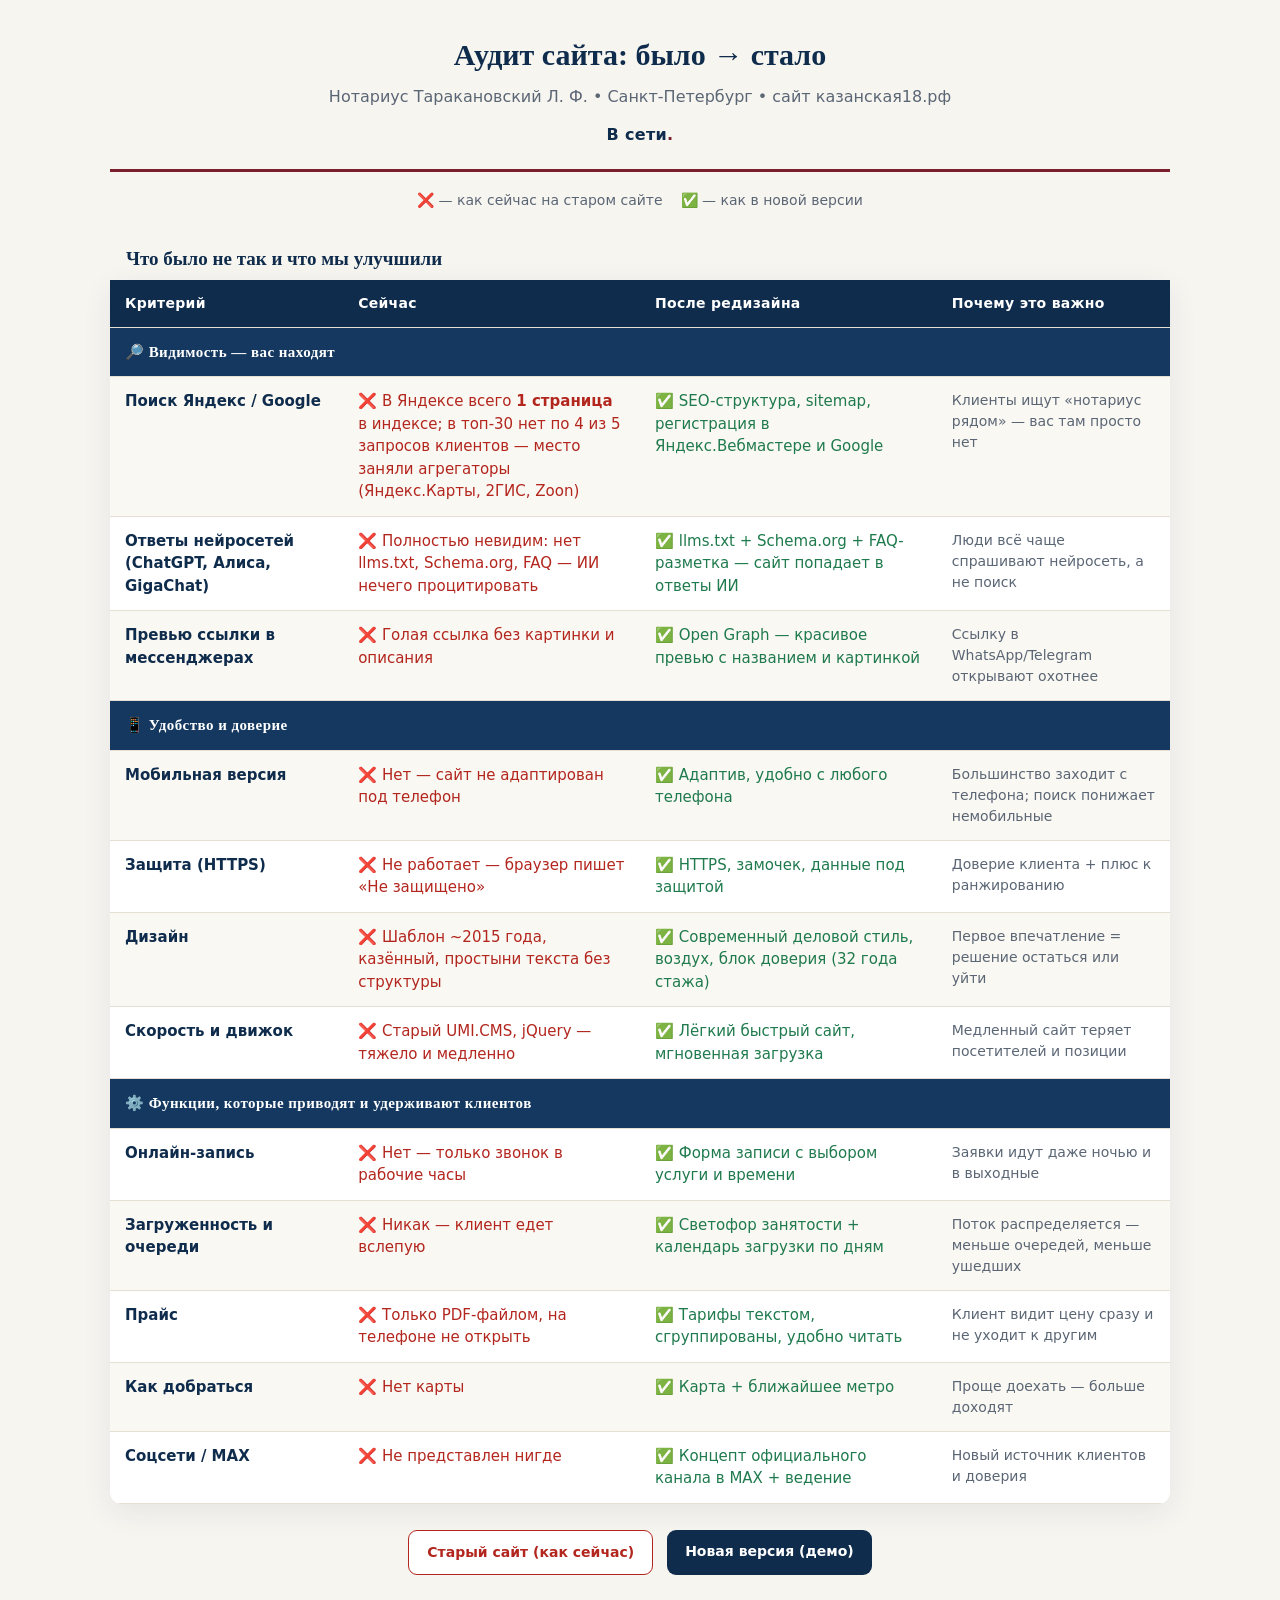
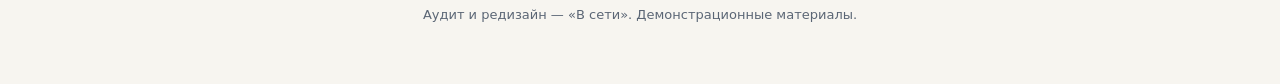
<file: sravnenie/index.html>
<!DOCTYPE html>
<html lang="ru">
<head>
<meta charset="utf-8">
<meta name="viewport" content="width=device-width, initial-scale=1">
<meta name="robots" content="noindex,nofollow">
<title>Аудит сайта: было → стало — нотариус Таракановский Л.Ф.</title>
<style>
  :root{--navy:#0f2c4c;--navy2:#14385f;--bordo:#7a1f2b;--bg:#f7f5f0;--ink:#1e2733;--muted:#5b6675;--bad:#b3261e;--good:#1f7a4d;--line:#e4ded3;}
  *{box-sizing:border-box;}
  body{margin:0;font-family:system-ui,-apple-system,'Segoe UI',Roboto,sans-serif;background:var(--bg);color:var(--ink);line-height:1.5;}
  .wrap{max-width:1100px;margin:0 auto;padding:32px 20px 60px;}
  header{text-align:center;border-bottom:3px solid var(--bordo);padding-bottom:22px;margin-bottom:10px;}
  h1{font-family:Georgia,'PT Serif',serif;color:var(--navy);font-size:30px;margin:0 0 8px;}
  .sub{color:var(--muted);font-size:16px;margin:0;}
  .brand{display:inline-block;margin-top:14px;font-weight:700;color:var(--navy);letter-spacing:.02em;}
  .brand .dot{color:var(--bordo);}
  .legend{display:flex;gap:18px;justify-content:center;flex-wrap:wrap;margin:18px 0 8px;font-size:14px;color:var(--muted);}
  table{width:100%;border-collapse:collapse;margin-top:14px;background:#fff;box-shadow:0 8px 30px rgba(15,44,76,.08);border-radius:12px;overflow:hidden;}
  caption{caption-side:top;text-align:left;font-family:Georgia,serif;color:var(--navy);font-size:19px;font-weight:700;padding:20px 16px 6px;}
  th,td{padding:13px 15px;text-align:left;vertical-align:top;border-bottom:1px solid var(--line);font-size:15px;}
  thead th{background:var(--navy);color:#fff;font-size:14px;letter-spacing:.02em;position:sticky;top:0;}
  tbody tr:nth-child(even){background:#faf8f3;}
  .crit{font-weight:600;color:var(--navy);width:22%;}
  .was{color:var(--bad);width:28%;}
  .now{color:var(--good);width:28%;}
  .why{color:var(--muted);width:22%;font-size:14px;}
  .was::before{content:"❌ ";}
  .now::before{content:"✅ ";}
  .grp td{background:var(--navy2);color:#fff;font-weight:700;font-family:Georgia,serif;font-size:15px;letter-spacing:.03em;}
  .links{margin-top:26px;display:flex;gap:14px;flex-wrap:wrap;justify-content:center;}
  .btn{display:inline-block;padding:11px 18px;border-radius:9px;text-decoration:none;font-weight:600;font-size:14px;}
  .btn.old{background:#fff;color:var(--bad);border:1px solid var(--bad);}
  .btn.new{background:var(--navy);color:#fff;}
  footer{text-align:center;color:var(--muted);font-size:13px;margin-top:30px;}
  @media (max-width:760px){
    h1{font-size:23px;} th,td{font-size:13.5px;padding:10px 9px;}
    .crit,.was,.now,.why{width:auto;}
    .why{display:none;} thead th:nth-child(4){display:none;}
  }
  @media print{ body{background:#fff;} .wrap{padding:0;} table{box-shadow:none;} .btn{border:1px solid #ccc;} }
</style>
</head>
<body>
<div class="wrap">
  <header>
    <h1>Аудит сайта: было → стало</h1>
    <p class="sub">Нотариус Таракановский Л. Ф. • Санкт-Петербург • сайт казанская18.рф</p>
    <span class="brand">В&nbsp;сети<span class="dot">.</span></span>
  </header>

  <div class="legend"><span>❌ — как сейчас на старом сайте</span><span>✅ — как в новой версии</span></div>

  <table>
    <caption>Что было не так и что мы улучшили</caption>
    <thead>
      <tr><th>Критерий</th><th>Сейчас</th><th>После редизайна</th><th>Почему это важно</th></tr>
    </thead>
    <tbody>
      <tr class="grp"><td colspan="4">🔎 Видимость — вас находят</td></tr>
      <tr><td class="crit">Поиск Яндекс / Google</td><td class="was">В Яндексе всего <b>1 страница</b> в индексе; в топ-30 нет по 4 из 5 запросов клиентов — место заняли агрегаторы (Яндекс.Карты, 2ГИС, Zoon)</td><td class="now">SEO-структура, sitemap, регистрация в Яндекс.Вебмастере и Google</td><td class="why">Клиенты ищут «нотариус рядом» — вас там просто нет</td></tr>
      <tr><td class="crit">Ответы нейросетей (ChatGPT, Алиса, GigaChat)</td><td class="was">Полностью невидим: нет llms.txt, Schema.org, FAQ — ИИ нечего процитировать</td><td class="now">llms.txt + Schema.org + FAQ-разметка — сайт попадает в ответы ИИ</td><td class="why">Люди всё чаще спрашивают нейросеть, а не поиск</td></tr>
      <tr><td class="crit">Превью ссылки в мессенджерах</td><td class="was">Голая ссылка без картинки и описания</td><td class="now">Open Graph — красивое превью с названием и картинкой</td><td class="why">Ссылку в WhatsApp/Telegram открывают охотнее</td></tr>

      <tr class="grp"><td colspan="4">📱 Удобство и доверие</td></tr>
      <tr><td class="crit">Мобильная версия</td><td class="was">Нет — сайт не адаптирован под телефон</td><td class="now">Адаптив, удобно с любого телефона</td><td class="why">Большинство заходит с телефона; поиск понижает немобильные</td></tr>
      <tr><td class="crit">Защита (HTTPS)</td><td class="was">Не работает — браузер пишет «Не защищено»</td><td class="now">HTTPS, замочек, данные под защитой</td><td class="why">Доверие клиента + плюс к ранжированию</td></tr>
      <tr><td class="crit">Дизайн</td><td class="was">Шаблон ~2015 года, казённый, простыни текста без структуры</td><td class="now">Современный деловой стиль, воздух, блок доверия (32 года стажа)</td><td class="why">Первое впечатление = решение остаться или уйти</td></tr>
      <tr><td class="crit">Скорость и движок</td><td class="was">Старый UMI.CMS, jQuery — тяжело и медленно</td><td class="now">Лёгкий быстрый сайт, мгновенная загрузка</td><td class="why">Медленный сайт теряет посетителей и позиции</td></tr>

      <tr class="grp"><td colspan="4">⚙️ Функции, которые приводят и удерживают клиентов</td></tr>
      <tr><td class="crit">Онлайн-запись</td><td class="was">Нет — только звонок в рабочие часы</td><td class="now">Форма записи с выбором услуги и времени</td><td class="why">Заявки идут даже ночью и в выходные</td></tr>
      <tr><td class="crit">Загруженность и очереди</td><td class="was">Никак — клиент едет вслепую</td><td class="now">Светофор занятости + календарь загрузки по дням</td><td class="why">Поток распределяется — меньше очередей, меньше ушедших</td></tr>
      <tr><td class="crit">Прайс</td><td class="was">Только PDF-файлом, на телефоне не открыть</td><td class="now">Тарифы текстом, сгруппированы, удобно читать</td><td class="why">Клиент видит цену сразу и не уходит к другим</td></tr>
      <tr><td class="crit">Как добраться</td><td class="was">Нет карты</td><td class="now">Карта + ближайшее метро</td><td class="why">Проще доехать — больше доходят</td></tr>
      <tr><td class="crit">Соцсети / MAX</td><td class="was">Не представлен нигде</td><td class="now">Концепт официального канала в MAX + ведение</td><td class="why">Новый источник клиентов и доверия</td></tr>
    </tbody>
  </table>

  <div class="links">
    <a class="btn old" href="http://xn--18-6kcaa4btd0a4b0k.xn--p1ai" target="_blank" rel="noopener">Старый сайт (как сейчас)</a>
    <a class="btn new" href="https://kristall2002-art.github.io/v-seti-demo-notary/" target="_blank" rel="noopener">Новая версия (демо)</a>
  </div>

  <footer>Аудит и редизайн — «В сети». Демонстрационные материалы.</footer>
</div>
</body>
</html>
</file>
<file: style.css>
:root{
  --navy:#0f2c4c;
  --navy-2:#14385f;
  --bordo:#7a1f2b;
  --bordo-lt:#9a2b3a;
  --bg:#f7f5f0;
  --bg-alt:#efe9df;
  --card:#ffffff;
  --ink:#1e2a36;
  --ink-soft:#4a5765;
  --line:#e2dccf;
  --shadow:0 8px 28px rgba(15,44,76,.10);
  --shadow-sm:0 3px 12px rgba(15,44,76,.07);
  --serif:'Playfair Display','PT Serif',Georgia,'Times New Roman',serif;
  --sans:system-ui,-apple-system,'Segoe UI',Roboto,Arial,sans-serif;
  --wrap:1160px;
  --r:14px;
}

*{box-sizing:border-box}
html{scroll-behavior:smooth}
body{
  margin:0;
  font-family:var(--sans);
  color:var(--ink);
  background:var(--bg);
  line-height:1.6;
  font-size:17px;
  -webkit-font-smoothing:antialiased;
}
h1,h2,h3,h4{font-family:var(--serif);color:var(--navy);line-height:1.15;margin:0}
a{color:var(--bordo);text-decoration:none}
a:hover{text-decoration:underline}
img,iframe{max-width:100%}
.wrap{max-width:var(--wrap);margin:0 auto;padding:0 22px}

/* ===== Buttons ===== */
.btn{
  display:inline-flex;align-items:center;justify-content:center;
  gap:.4em;padding:.7em 1.3em;border-radius:999px;
  font-weight:600;font-size:.96rem;cursor:pointer;border:1.5px solid transparent;
  transition:.18s;text-decoration:none;white-space:nowrap;
}
.btn:hover{text-decoration:none;transform:translateY(-1px)}
.btn-lg{padding:.85em 1.7em;font-size:1.02rem}
.btn-accent{background:var(--bordo);color:#fff}
.btn-accent:hover{background:var(--bordo-lt)}
.btn-outline{border-color:var(--navy);color:var(--navy);background:transparent}
.btn-outline:hover{background:var(--navy);color:#fff}
.btn-ghost{background:rgba(255,255,255,.14);color:#fff;border-color:rgba(255,255,255,.35)}
.btn-ghost:hover{background:rgba(255,255,255,.24)}

/* ===== Header ===== */
.site-header{
  position:sticky;top:0;z-index:100;
  background:var(--navy);color:#fff;
  box-shadow:0 2px 14px rgba(0,0,0,.18);
}
.header-inner{display:flex;align-items:center;gap:20px;height:70px}
.brand{display:flex;align-items:center;gap:12px;color:#fff}
.brand:hover{text-decoration:none}
.brand-mark{
  width:44px;height:44px;flex:none;border-radius:10px;
  background:linear-gradient(135deg,var(--bordo),var(--bordo-lt));
  display:grid;place-items:center;font-family:var(--serif);
  font-weight:700;font-size:1.15rem;color:#fff;letter-spacing:.5px;
  box-shadow:inset 0 0 0 1px rgba(255,255,255,.15);
}
.brand-text{display:flex;flex-direction:column;line-height:1.2}
.brand-text strong{font-size:1.05rem;font-family:var(--serif)}
.brand-text small{font-size:.72rem;color:#b9c8db;font-weight:400}
.nav{display:flex;gap:22px;margin-left:auto}
.nav a{color:#dbe4ef;font-size:.94rem;font-weight:500}
.nav a:hover{color:#fff;text-decoration:none}
.header-cta{display:flex;gap:10px}
.burger{display:none;background:none;border:none;color:#fff;font-size:1.5rem;cursor:pointer}

/* ===== Hero ===== */
.hero{
  background:
    radial-gradient(1100px 500px at 85% -10%,rgba(122,31,43,.22),transparent 60%),
    linear-gradient(160deg,var(--navy) 0%,var(--navy-2) 100%);
  color:#fff;padding:74px 0 84px;
}
.hero-inner{display:grid;grid-template-columns:1.35fr 1fr;gap:52px;align-items:center}
.hero-eyebrow{
  text-transform:uppercase;letter-spacing:2.5px;font-size:.78rem;
  color:#c6a6ac;margin:0 0 14px;font-weight:600;
}
.hero h1{color:#fff;font-size:clamp(2.3rem,5vw,3.5rem);margin-bottom:20px}
.hero-lead{font-size:1.12rem;color:#d5dfeb;max-width:520px;margin:0 0 30px}
.hero-actions{display:flex;gap:14px;flex-wrap:wrap}
.hero-actions .btn-outline{border-color:rgba(255,255,255,.6);color:#fff}
.hero-actions .btn-outline:hover{background:#fff;color:var(--navy)}

.trust-card{
  background:rgba(255,255,255,.06);
  border:1px solid rgba(255,255,255,.14);
  border-radius:18px;padding:28px;backdrop-filter:blur(4px);
}
.trust-item{margin-bottom:18px}
.trust-num{display:block;font-family:var(--serif);font-size:2rem;color:#fff;font-weight:700}
.trust-cap{display:block;font-size:.86rem;color:#c2cede}
.trust-list{list-style:none;padding:0;margin:16px 0;border-top:1px solid rgba(255,255,255,.14);padding-top:16px}
.trust-list li{padding:5px 0 5px 26px;position:relative;color:#e4ebf3;font-size:.95rem}
.trust-list li::before{content:"✓";position:absolute;left:0;color:#d99aa4;font-weight:700}
.trust-lic{font-size:.74rem;color:#9fb1c6;margin:14px 0 0}

/* ===== Sections ===== */
.section{padding:72px 0}
.section-alt{background:var(--bg-alt)}
.section-title{font-size:clamp(1.7rem,3.4vw,2.4rem);margin-bottom:14px}
.section-sub{color:var(--ink-soft);max-width:720px;margin:0 0 38px;font-size:1.05rem}

/* ===== Cards ===== */
.cards{display:grid;grid-template-columns:repeat(auto-fill,minmax(280px,1fr));gap:20px}
.card{
  background:var(--card);border:1px solid var(--line);border-radius:var(--r);
  padding:26px 24px;box-shadow:var(--shadow-sm);transition:.2s;
}
.card:hover{transform:translateY(-4px);box-shadow:var(--shadow);border-color:#d3c9b5}
.card-ico{font-size:1.9rem;margin-bottom:12px;line-height:1}
.card h3{font-size:1.18rem;margin-bottom:9px}
.card p{margin:0;color:var(--ink-soft);font-size:.96rem}

/* ===== Price table ===== */
.price-table{background:var(--card);border:1px solid var(--line);border-radius:var(--r);overflow:hidden;box-shadow:var(--shadow-sm)}
.price-row{display:grid;grid-template-columns:1.6fr 1fr;gap:16px;padding:15px 24px;border-bottom:1px solid var(--line);align-items:center}
.price-row:last-child{border-bottom:none}
.price-row span:last-child{color:var(--navy);font-weight:600;text-align:right;white-space:normal}
.price-row:nth-child(even){background:#fbfaf6}
.price-head{background:var(--navy)!important;color:#fff}
.price-head span{color:#fff!important;font-family:var(--serif);font-weight:700}
.price-note{margin-top:20px;color:var(--ink-soft);font-size:.95rem}

/* ===== Accordion ===== */
.accordion{display:flex;flex-direction:column;gap:12px}
.acc-item{background:var(--card);border:1px solid var(--line);border-radius:var(--r);overflow:hidden;box-shadow:var(--shadow-sm)}
.acc-head{
  width:100%;text-align:left;background:none;border:none;cursor:pointer;
  padding:18px 22px;font-size:1.05rem;font-weight:600;color:var(--navy);
  font-family:var(--serif);display:flex;justify-content:space-between;align-items:center;gap:14px;
}
.acc-sign{color:var(--bordo);font-size:1.4rem;font-family:var(--sans);flex:none;transition:.2s}
.acc-item.open .acc-sign{transform:rotate(45deg)}
.acc-body{max-height:0;overflow:hidden;transition:max-height .3s ease;padding:0 22px}
.acc-item.open .acc-body{max-height:640px;padding-bottom:20px}
.acc-body p{margin:.4em 0;color:var(--ink-soft)}
.acc-body ul{margin:.4em 0;padding-left:20px;color:var(--ink-soft)}
.acc-body li{margin:5px 0}

/* ===== Demo banner ===== */
.demo-banner{
  background:#fff6e8;border:1px solid #e9d3a8;border-left:4px solid #c99a3f;
  color:#6b4c16;padding:14px 18px;border-radius:10px;font-size:.92rem;margin-bottom:30px;
}

/* ===== Smart features ===== */
.smart-grid{display:grid;grid-template-columns:1fr 1fr;gap:22px;margin-bottom:22px}
.smart-box{background:var(--card);border:1px solid var(--line);border-radius:var(--r);padding:24px;box-shadow:var(--shadow-sm)}
.smart-box h3{font-size:1.2rem;margin-bottom:16px}
.smart-hint{font-size:.8rem;color:#95836a;margin:12px 0 0;font-style:italic}

.traffic{display:inline-flex;gap:10px;background:var(--navy);padding:12px;border-radius:14px;margin-bottom:12px}
.light{width:26px;height:26px;border-radius:50%;opacity:.22;transition:.3s}
.light.red{background:#e23b3b}
.light.yellow{background:#f2c14e}
.light.green{background:#3ea35a}
.light.active{opacity:1;box-shadow:0 0 14px currentColor}
.light.red.active{color:#e23b3b}
.light.yellow.active{color:#f2c14e}
.light.green.active{color:#3ea35a}
.traffic-label{font-weight:600;color:var(--navy);margin:0}

.week{display:grid;grid-template-columns:repeat(6,1fr);gap:8px;margin-bottom:12px}
.day{border-radius:10px;padding:12px 4px;text-align:center;cursor:default;border:1px solid var(--line)}
.day .dname{display:block;font-weight:600;font-size:.85rem;color:var(--navy)}
.day .dstat{display:block;font-size:.72rem;margin-top:4px}
.day.free{background:#e9f5ec}
.day.mid{background:#fbf3df}
.day.busy{background:#f9e7e6}
.week-legend{display:flex;gap:16px;flex-wrap:wrap;font-size:.82rem;color:var(--ink-soft)}
.dot{display:inline-block;width:11px;height:11px;border-radius:50%;margin-right:5px;vertical-align:middle}
.dot.free{background:#3ea35a}.dot.mid{background:#e0a94a}.dot.busy{background:#d15a55}

/* ===== Booking form ===== */
.book-box{background:var(--card);border:1px solid var(--line);border-radius:var(--r);padding:28px;box-shadow:var(--shadow)}
.book-box h3{font-size:1.3rem;margin-bottom:18px}
.book-form{display:grid;grid-template-columns:1fr 1fr 1fr;gap:16px}
.field{display:flex;flex-direction:column;gap:6px}
.field label{font-size:.82rem;font-weight:600;color:var(--ink-soft)}
.field input,.field select{
  padding:11px 13px;border:1.5px solid var(--line);border-radius:10px;
  font-family:inherit;font-size:.95rem;background:#fff;color:var(--ink);
}
.field input:focus,.field select:focus{outline:none;border-color:var(--navy)}
.field-submit{grid-column:1/-1;flex-direction:row;align-items:center;margin-top:4px}
.book-ok{
  margin-top:16px;background:#e9f5ec;border:1px solid #b7ddc2;color:#1f6b39;
  padding:14px 16px;border-radius:10px;font-size:.95rem;
}

/* ===== Map ===== */
.map-grid{display:grid;grid-template-columns:1fr 1.3fr;gap:32px;align-items:stretch}
.map-info .map-addr{font-family:var(--serif);font-size:1.3rem;color:var(--navy);margin:0 0 16px}
.metro-list{list-style:none;padding:0;margin:6px 0 16px}
.metro-list li{padding:5px 0;color:var(--ink-soft)}
.map-embed{border-radius:var(--r);overflow:hidden;border:1px solid var(--line);box-shadow:var(--shadow-sm);min-height:340px}
.map-embed iframe{width:100%;height:100%;min-height:340px;border:0;display:block}

/* ===== Footer ===== */
.site-footer{background:var(--navy);color:#cdd8e6;padding:56px 0 24px;margin-top:0}
.footer-grid{display:grid;grid-template-columns:1.4fr 1fr 1fr;gap:36px}
.footer-col h4{color:#fff;font-size:1.1rem;margin-bottom:14px}
.brand-footer{margin-bottom:16px}
.brand-footer .brand-text small{color:#9fb1c6}
.footer-note{font-size:.9rem;color:#a9b8ca;margin:0 0 12px}
.footer-lic{font-size:.78rem;color:#8497ac}
.footer-contacts,.footer-hours{list-style:none;padding:0;margin:0}
.footer-contacts li,.footer-hours li{padding:5px 0;font-size:.94rem;color:#cdd8e6}
.footer-contacts a{color:#e8b9c0}
.footer-hours small{color:#8497ac}
.footer-pay{margin-top:8px;color:#fff!important}
.footer-actions{display:flex;gap:10px;margin-top:16px}
.footer-bottom{display:flex;justify-content:space-between;align-items:center;flex-wrap:wrap;gap:8px;margin-top:36px;padding-top:20px;border-top:1px solid rgba(255,255,255,.12);font-size:.82rem;color:#8497ac}
.footer-demo{color:#c6a6ac}

/* ===== To-top ===== */
.to-top{
  position:fixed;right:22px;bottom:22px;width:46px;height:46px;border-radius:50%;
  background:var(--bordo);color:#fff;display:grid;place-items:center;font-size:1.3rem;
  box-shadow:var(--shadow);opacity:0;pointer-events:none;transition:.25s;z-index:90;
}
.to-top.show{opacity:1;pointer-events:auto}
.to-top:hover{background:var(--bordo-lt);text-decoration:none}

/* ===== Responsive ===== */
@media(max-width:900px){
  .hero-inner{grid-template-columns:1fr;gap:34px}
  .map-grid{grid-template-columns:1fr}
  .smart-grid{grid-template-columns:1fr}
  .book-form{grid-template-columns:1fr 1fr}
  .footer-grid{grid-template-columns:1fr 1fr}
}
@media(max-width:760px){
  .nav,.header-cta{display:none}
  .nav.open{
    display:flex;flex-direction:column;position:absolute;top:70px;left:0;right:0;
    background:var(--navy);padding:16px 22px;gap:14px;box-shadow:0 12px 24px rgba(0,0,0,.25);
  }
  .burger{display:block;margin-left:auto}
  .header-inner{position:relative}
}
@media(max-width:560px){
  body{font-size:16px}
  .section{padding:52px 0}
  .price-row{grid-template-columns:1fr;gap:4px}
  .price-row span:last-child{text-align:left}
  .book-form{grid-template-columns:1fr}
  .footer-grid{grid-template-columns:1fr}
  .field-submit .btn{width:100%}
  .week{grid-template-columns:repeat(3,1fr)}
}
</file>
